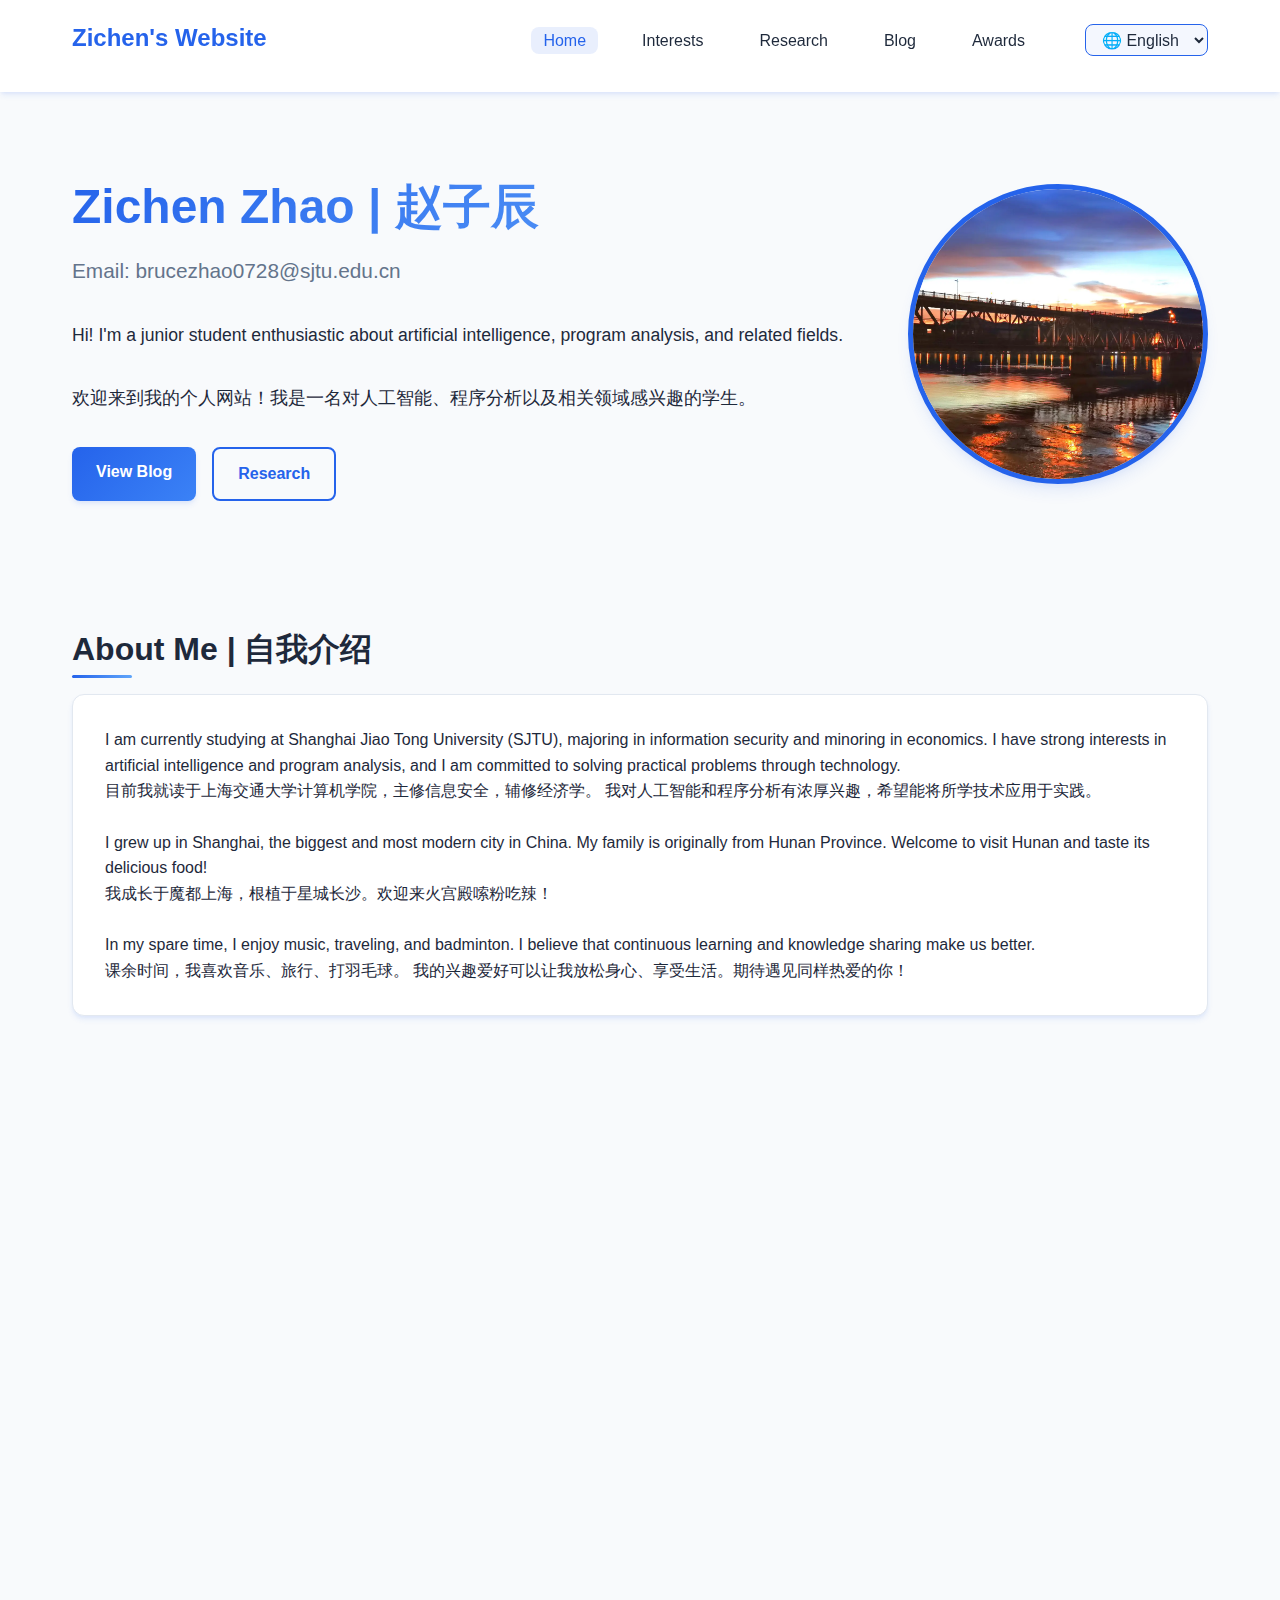
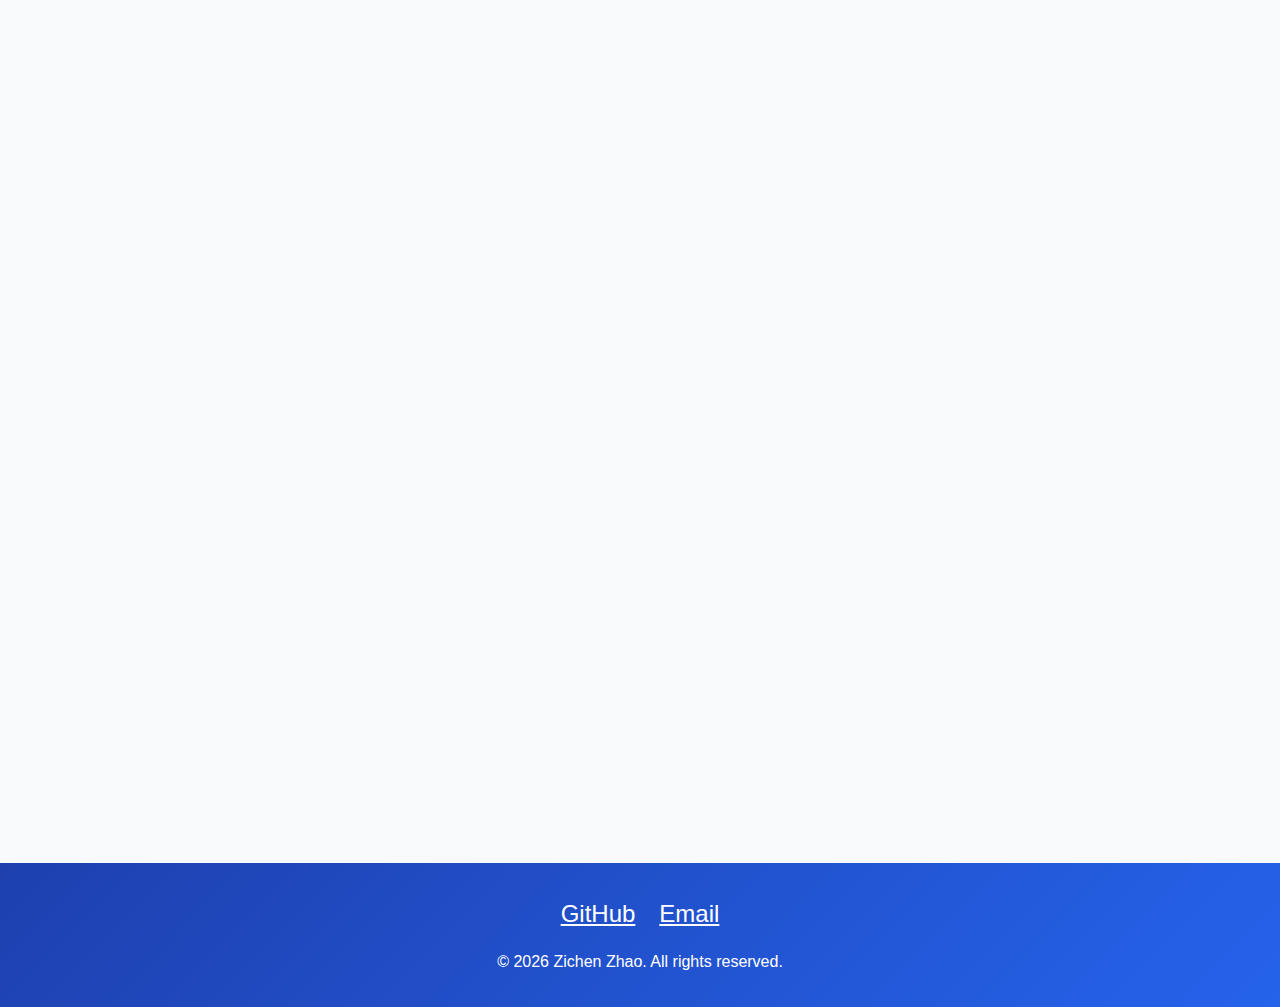
<file: index.html>
<!DOCTYPE html>
<html lang="en">
<head>
    <meta charset="UTF-8">
    <meta name="viewport" content="width=device-width, initial-scale=1.0, maximum-scale=5.0, user-scalable=yes">
    <meta name="description" content="Personal Website - About me, Academic Experience, Blog">
    <title>Homepage - Zichen's Website</title>
    <link rel="icon" type="image/webp" href="img/index/avatar.webp">
    <link rel="stylesheet" href="css/style.css">
</head>
<body>
    <!-- 导航栏占位符 -->
    <div id="navbar-placeholder"></div>

    <!-- 主内容 -->
    <main class="main-content">
        <div class="container">
            <!-- Personal Introduction Section -->
            <section class="hero-section section">
                <div class="hero-content">
                    <h1 class="hero-title">Zichen Zhao | 赵子辰</h1>
                    <p class="hero-subtitle">Email: brucezhao0728@sjtu.edu.cn</p>
                    <p class="hero-description">
                        Hi! I'm a junior student enthusiastic about artificial intelligence, program analysis, and related fields.
                    </p>
                    <p class="hero-description">
                        欢迎来到我的个人网站！我是一名对人工智能、程序分析以及相关领域感兴趣的学生。
                    </p>
                    <div class="btn-group">
                        <a href="blog.html" class="btn btn-primary" id="btn-view-blog">View Blog</a>
                        <a href="research.html" class="btn btn-outline" id="btn-research">Research</a>
                    </div>
                </div>
                <div class="hero-avatar">
                    <!-- Replace with your avatar image -->
                    <img src="img/index/avatar.webp" alt="Profile Avatar" class="avatar-img">
                </div>
            </section>

            <!-- About Me -->
            <section class="section">
                <h2>About Me | 自我介绍</h2>
                <div class="card">
                    <p>
                        I am currently studying at Shanghai Jiao Tong University (SJTU), majoring in information security and minoring in economics.
                        I have strong interests in artificial intelligence and program analysis, and I am committed to solving practical problems through technology.
                    </p>
                    <p>
                        目前我就读于上海交通大学计算机学院，主修信息安全，辅修经济学。
                        我对人工智能和程序分析有浓厚兴趣，希望能将所学技术应用于实践。
                    </p>
                    <br>
                    <p>
                        I grew up in Shanghai, the biggest and most modern city in China. 
                        My family is originally from Hunan Province. Welcome to visit Hunan and taste its delicious food!
                    </p>
                    <p>
                        我成长于魔都上海，根植于星城长沙。欢迎来火宫殿嗦粉吃辣！
                    </p>
                    <br>
                    <p>
                        In my spare time, I enjoy music, traveling, and badminton.
                        I believe that continuous learning and knowledge sharing make us better.
                    </p>
                    <p>
                        课余时间，我喜欢音乐、旅行、打羽毛球。
                        我的兴趣爱好可以让我放松身心、享受生活。期待遇见同样热爱的你！
                    </p>
                </div>
            </section>

            <!-- Education Background -->
            <section class="section">
                <h2>Education | 教育经历</h2>
                <div class="timeline">
                    <div class="timeline-item">
                        <div class="timeline-content">
                            <h3 class="timeline-title">Shanghai Jiao Tong University | 上海交通大学</h3>
                            <p class="timeline-date">09/2023 - 06/2027 (Expected)</p>
                            <p>Information Security - Bachelor of Engineering</p>
                            <p>信息安全 - 工学学士</p>
                            <p>Main Courses: Design & Analysis of Algorithms, Data Structures, Compiler Principles, Discrete Mathematics, etc.</p>
                            <p>主修课程：算法设计与分析，数据结构，编译原理，离散数学</p>
                        </div>
                    </div>
                    <!-- <div class="timeline-item">
                        <div class="timeline-content">
                            <h3 class="timeline-title">[High School Name]</h3>
                            <p class="timeline-date">09/2017 - 06/2020</p>
                            <p>Science Stream</p>
                        </div>
                    </div> -->
                </div>
            </section>

            <!-- Skills & Specialties -->
            <section class="section">
                <h2>Skills & Specialties | 专业技能</h2>
                <div class="card-grid">
                    <div class="card">
                        <h3>PLs | 编程语言</h3>
                        <!-- <h3>💻 Programming Languages</h3> -->
                        <!-- <h3>编程语言</h3> -->
                        <p>Python, C, C++, LLVM IR</p>
                    </div>
                    <div class="card">
                        <h3>Tools | 常用软件</h3>
                        <p>Git, VS Code, Docker, IDA Pro</p>
                    </div>
                    <div class="card">
                        <h3>Research Interests | 研究兴趣</h3>
                        <p>Artificial Intelligence | 人工智能</p>
                        <p>Program Analysis | 程序分析</p>
                        <p>Compilation | 编译原理</p>
                    </div>
                    <!-- <div class="card">
                        <h3>Web Development</h3>
                        <p>HTML, CSS, JavaScript, React, Node.js</p>
                    </div> -->
                </div>
            </section>

            <!-- Recent Updates -->
            <section class="section">
                <h2>Recent Updates | 近期更新</h2>
                <div id="updates-container"></div>
            </section>
        </div>
    </main>

    <!-- 页脚占位符 -->
    <div id="footer-placeholder"></div>

    <script src="js/language.js"></script>
    <script src="js/updates.js"></script>
    <script src="js/components.js"></script>
    <script src="js/main.js"></script>
    <script>
        // Update home page button text based on language
        function updateHomePageLanguage() {
            const btnViewBlog = document.getElementById('btn-view-blog');
            const btnResearch = document.getElementById('btn-research');
            
            if (btnViewBlog) {
                btnViewBlog.textContent = translateHome('viewBlog');
            }
            if (btnResearch) {
                btnResearch.textContent = translateHome('research');
            }
        }
        
        // Initialize language on page load
        window.addEventListener('DOMContentLoaded', updateHomePageLanguage);
        
        // Update when language changes
        window.addEventListener('languageChanged', updateHomePageLanguage);
    </script>
</body>
</html>
</file>
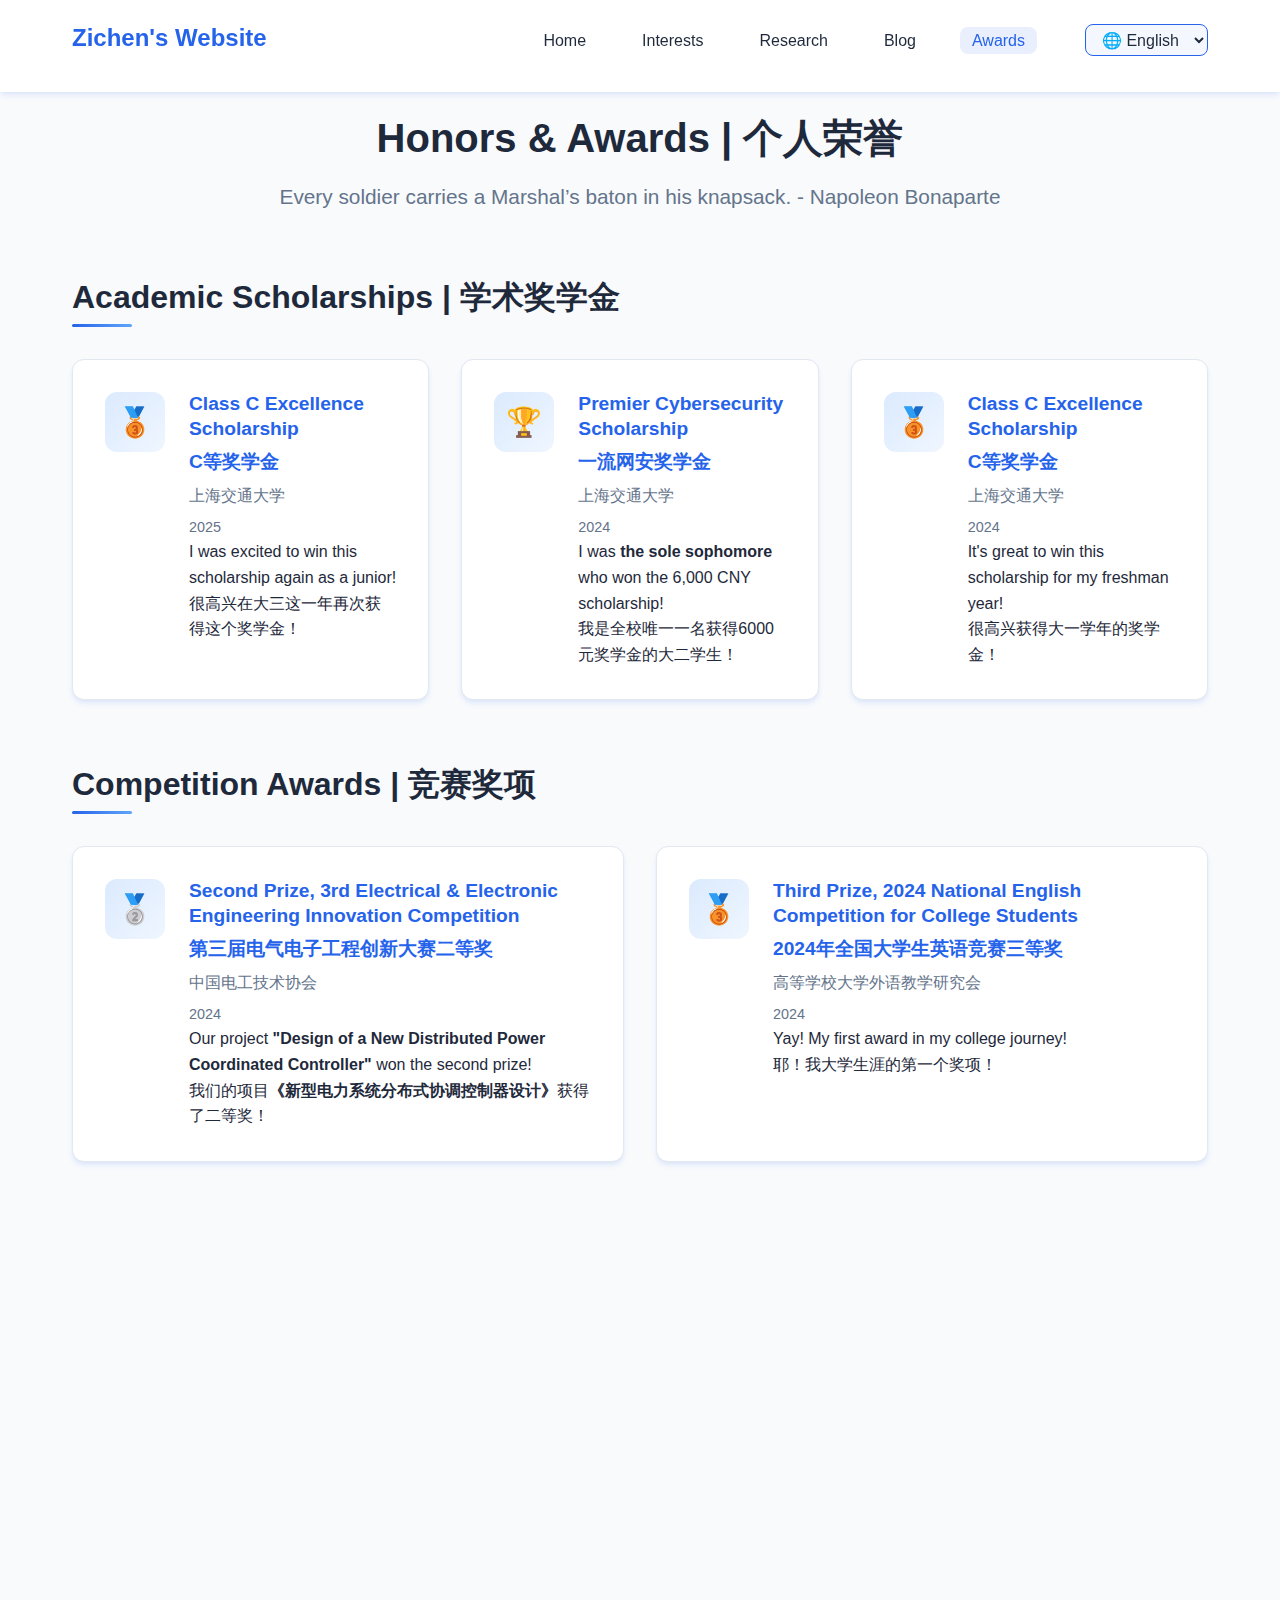
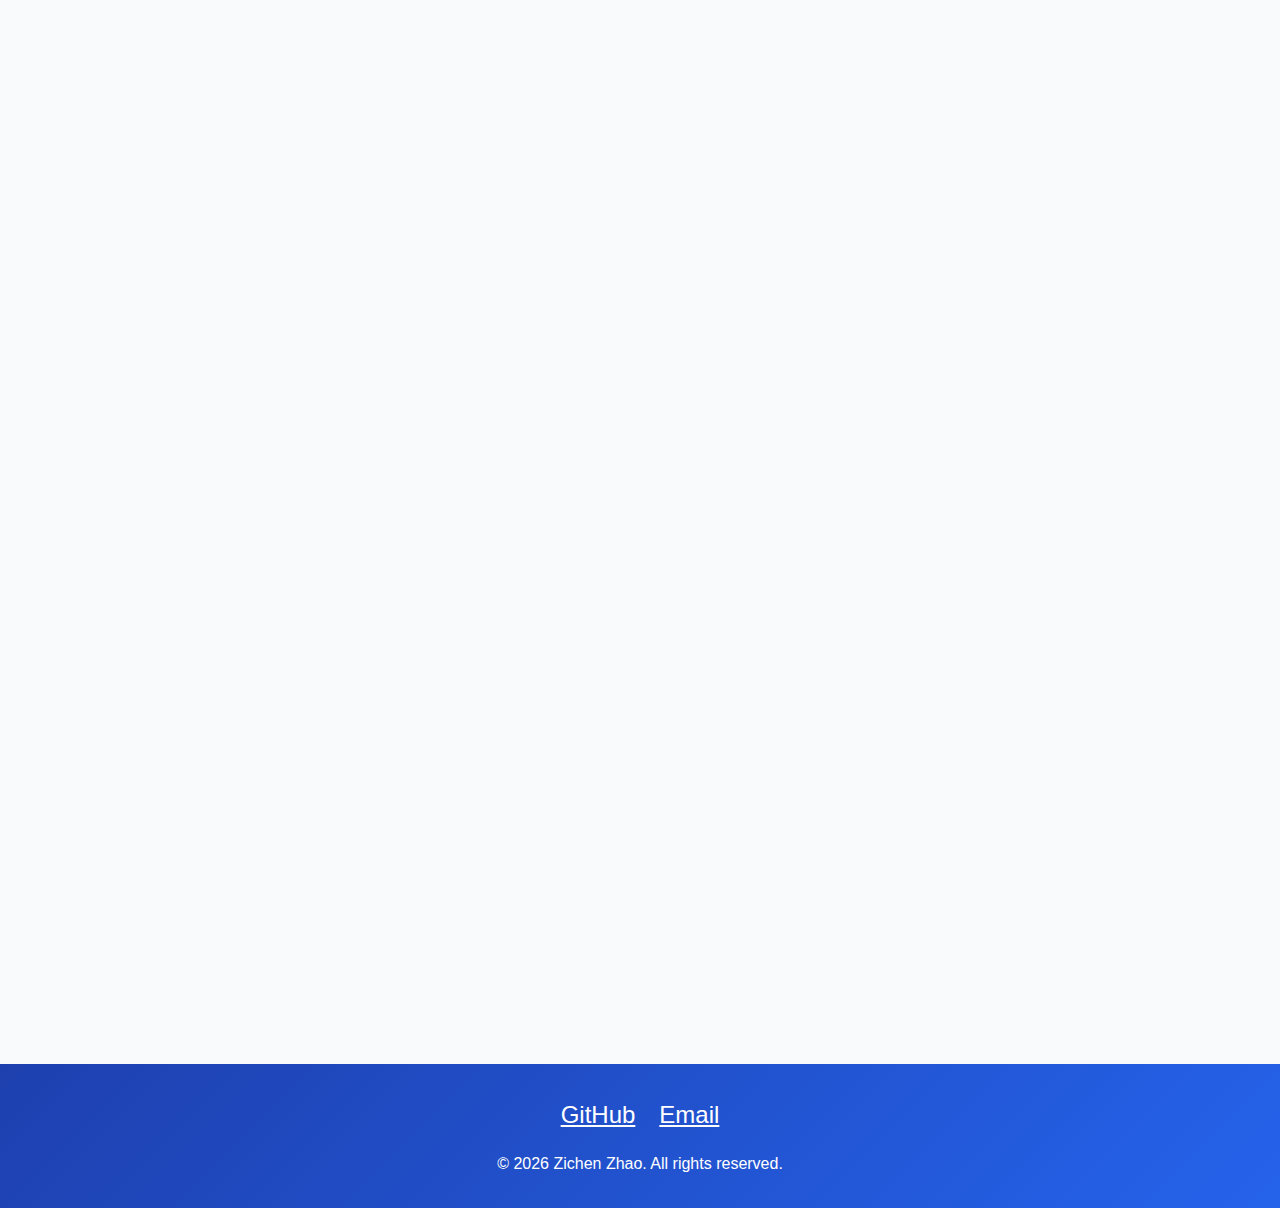
<file: awards.html>
<!DOCTYPE html>
<html lang="en">
<head>
    <meta charset="UTF-8">
    <meta name="viewport" content="width=device-width, initial-scale=1.0, maximum-scale=5.0, user-scalable=yes">
    <meta name="description" content="My Honors and Awards">
    <title>Awards - Zichen's Website</title>
    <link rel="icon" type="image/webp" href="img/index/avatar.webp">
    <link rel="stylesheet" href="css/style.css">
</head>
<body>
    <!-- 导航栏占位符 -->
    <div id="navbar-placeholder"></div>

    <!-- 主内容 -->
    <main class="main-content">
        <div class="container">
            <section class="section">
                <h1 class="text-center">Honors & Awards | 个人荣誉</h1>
                <p class="text-center hero-subtitle">Every soldier carries a Marshal’s baton in his knapsack. - Napoleon Bonaparte</p>
            </section>

            <!-- Academic Scholarships -->
            <section class="section">
                <h2>Academic Scholarships | 学术奖学金</h2>
                <div class="card-grid">
                    <div class="card award-card">
                        <div class="award-icon">🥉</div>
                        <div class="award-content">
                            <h3 class="award-title">Class C Excellence Scholarship</h3>
                            <h3 class="award-title">C等奖学金</h3>
                            <p class="award-org">上海交通大学</p>
                            <p class="award-date">2025</p>
                            <p>
                                I was excited to win this scholarship again as a junior!<br>
                                很高兴在大三这一年再次获得这个奖学金！
                            </p>
                        </div>
                    </div>

                    <div class="card award-card">
                        <div class="award-icon">🏆</div>
                        <div class="award-content">
                            <h3 class="award-title">Premier Cybersecurity Scholarship</h3>
                            <h3 class="award-title">一流网安奖学金</h3>
                            <p class="award-org">上海交通大学</p>
                            <p class="award-date">2024</p>
                            <p>
                                I was <b>the sole sophomore</b> who won the 6,000 CNY scholarship!<br>
                                我是全校唯一一名获得6000元奖学金的大二学生！
                            </p>
                        </div>
                    </div>

                    <div class="card award-card">
                        <div class="award-icon">🥉</div>
                        <div class="award-content">
                            <h3 class="award-title">Class C Excellence Scholarship</h3>
                            <h3 class="award-title">C等奖学金</h3>
                            <p class="award-org">上海交通大学</p>
                            <p class="award-date">2024</p>
                            <p>
                                It's great to win this scholarship for my freshman year!<br>
                                很高兴获得大一学年的奖学金！
                            </p>
                        </div>
                    </div>
                </div>
            </section>

            <!-- Competition Awards -->
            <section class="section">
                <h2>Competition Awards | 竞赛奖项</h2>
                <div class="card-grid">
                    <div class="card award-card">
                        <div class="award-icon">🥈</div>
                        <div class="award-content">
                            <h3 class="award-title">Second Prize, 3rd Electrical & Electronic Engineering Innovation Competition</h3>
                            <h3 class="award-title">第三届电气电子工程创新大赛二等奖</h3>
                            <p class="award-org">中国电工技术协会</p>
                            <p class="award-date">2024</p>
                            <p>
                                Our project <b>"Design of a New Distributed Power Coordinated Controller"</b> won the second prize!<br>
                                我们的项目<b>《新型电力系统分布式协调控制器设计》</b>获得了二等奖！
                            </p>
                        </div>
                    </div>

                    <div class="card award-card">
                        <div class="award-icon">🥉</div>
                        <div class="award-content">
                            <h3 class="award-title">Third Prize, 2024 National English Competition for College Students</h3>
                            <h3 class="award-title">2024年全国大学生英语竞赛三等奖</h3>
                            <p class="award-org">高等学校大学外语教学研究会</p>
                            <p class="award-date">2024</p>
                            <p>
                                Yay! My first award in my college journey!<br>
                                耶！我大学生涯的第一个奖项！
                            </p>
                        </div>
                    </div>
                </div>
            </section>

            <!-- Honors & Titles -->
            <section class="section">
                <h2>Honors & Titles | 荣誉称号</h2>
                <div class="card-grid">
                    <div class="card award-card">
                        <div class="award-icon">⭐</div>
                        <div class="award-content">
                            <h3 class="award-title">SJTU Merit Student<br>上海交通大学三好学生</h3>
                            <p class="award-org">上海交通大学</p>
                            <p class="award-date">2025</p>
                            <p>
                                I was honored to be recognized as a merit student for my outstanding performance and contributions in my sophomore year!<br>
                                很荣幸在大二这一年因表现优异和贡献突出被评为三好学生！
                        </div>
                    </div>

                    <div class="card award-card">
                        <div class="award-icon">👨‍🎓</div>
                        <div class="award-content">
                            <h3 class="award-title">Shanghai Merit Student<br>上海市三好学生</h3>
                            <p class="award-org">上海市教育委员会</p>
                            <p class="award-date">2022</p>
                            <p>
                                I was recognized for my exemplary performance and contributions as a merit student in senior high school!<br>
                                很荣幸在高中阶段得到大家的认可，成为上海市三好学生！
                            </p>
                        </div>
                    </div>
                </div>
            </section>

            <!-- Other Achievements -->
            <section class="section">
                <h2>Other Achievements | 其他成就</h2>
                <div class="timeline">
                    <div class="timeline-item">
                        <div class="timeline-content">
                            <h3 class="timeline-title">🏸 Champion, Shanghai Nanhui Senior High School Badminton Team Championship</h3>
                            <h4 class="timeline-subtitle">上海南汇中学“汇羽杯”羽毛球团体赛冠军</h4>
                            <p class="timeline-date">2022</p>
                            <p>
                                I played men's doubles in the matches, and my partner and I won the final decisive match together, contributing to our team's victory!<br>
                                我在比赛中打男双，和搭档一起赢下了决赛的决胜局，最终赢得了全校冠军！
                            </p>
                        </div>
                    </div>

                    <div class="timeline-item">
                        <div class="timeline-content">
                            <h3 class="timeline-title">🤖 Runner Up, MATE China Regional ROV Competition</h3>
                            <h4 class="timeline-subtitle">MATE中国区水下机器人竞赛亚军</h4>
                            <p class="timeline-date">2021</p>
                            <p>
                                Represented Shanghai Nanhui Senior High School and led the team to won the runner up.<br>
                                很开心能代表上海南汇中学带领水下机器人团队获得全国亚军！
                            </p>
                        </div>
                    </div>
                </div>
            </section>

            <!-- Certificates & Qualifications -->
            <section class="section">
                <h2>Certificates & Qualifications | 证书与资格</h2>
                <div class="card">
                    <ul>
                        <li>English Level 6 Certificate (CET-6) - 612 points<br>大学英语六级证书 - 612分</li>
                    </ul>
                </div>
            </section>

            <!-- Awards Statement -->
            <!-- <section class="section">
                <h2>Awards Statement | 奖项声明</h2>
                <div class="card">
                    <blockquote>
                        These honors and awards are affirmations of my past efforts, but more importantly, they serve as motivation for the future.
                        I am well aware that honors only represent the past, and there is a long road ahead.
                        I will continue to maintain a humble and progressive attitude, keep learning and improving,
                        and strive to achieve greater goals.
                    </blockquote>
                </div> -->
            </section>
        </div>
    </main>

    <!-- 页脚占位符 -->
    <div id="footer-placeholder"></div>

    <script src="js/language.js"></script>
    <script src="js/components.js"></script>
    <script src="js/main.js"></script>
</body>
</html>
</file>
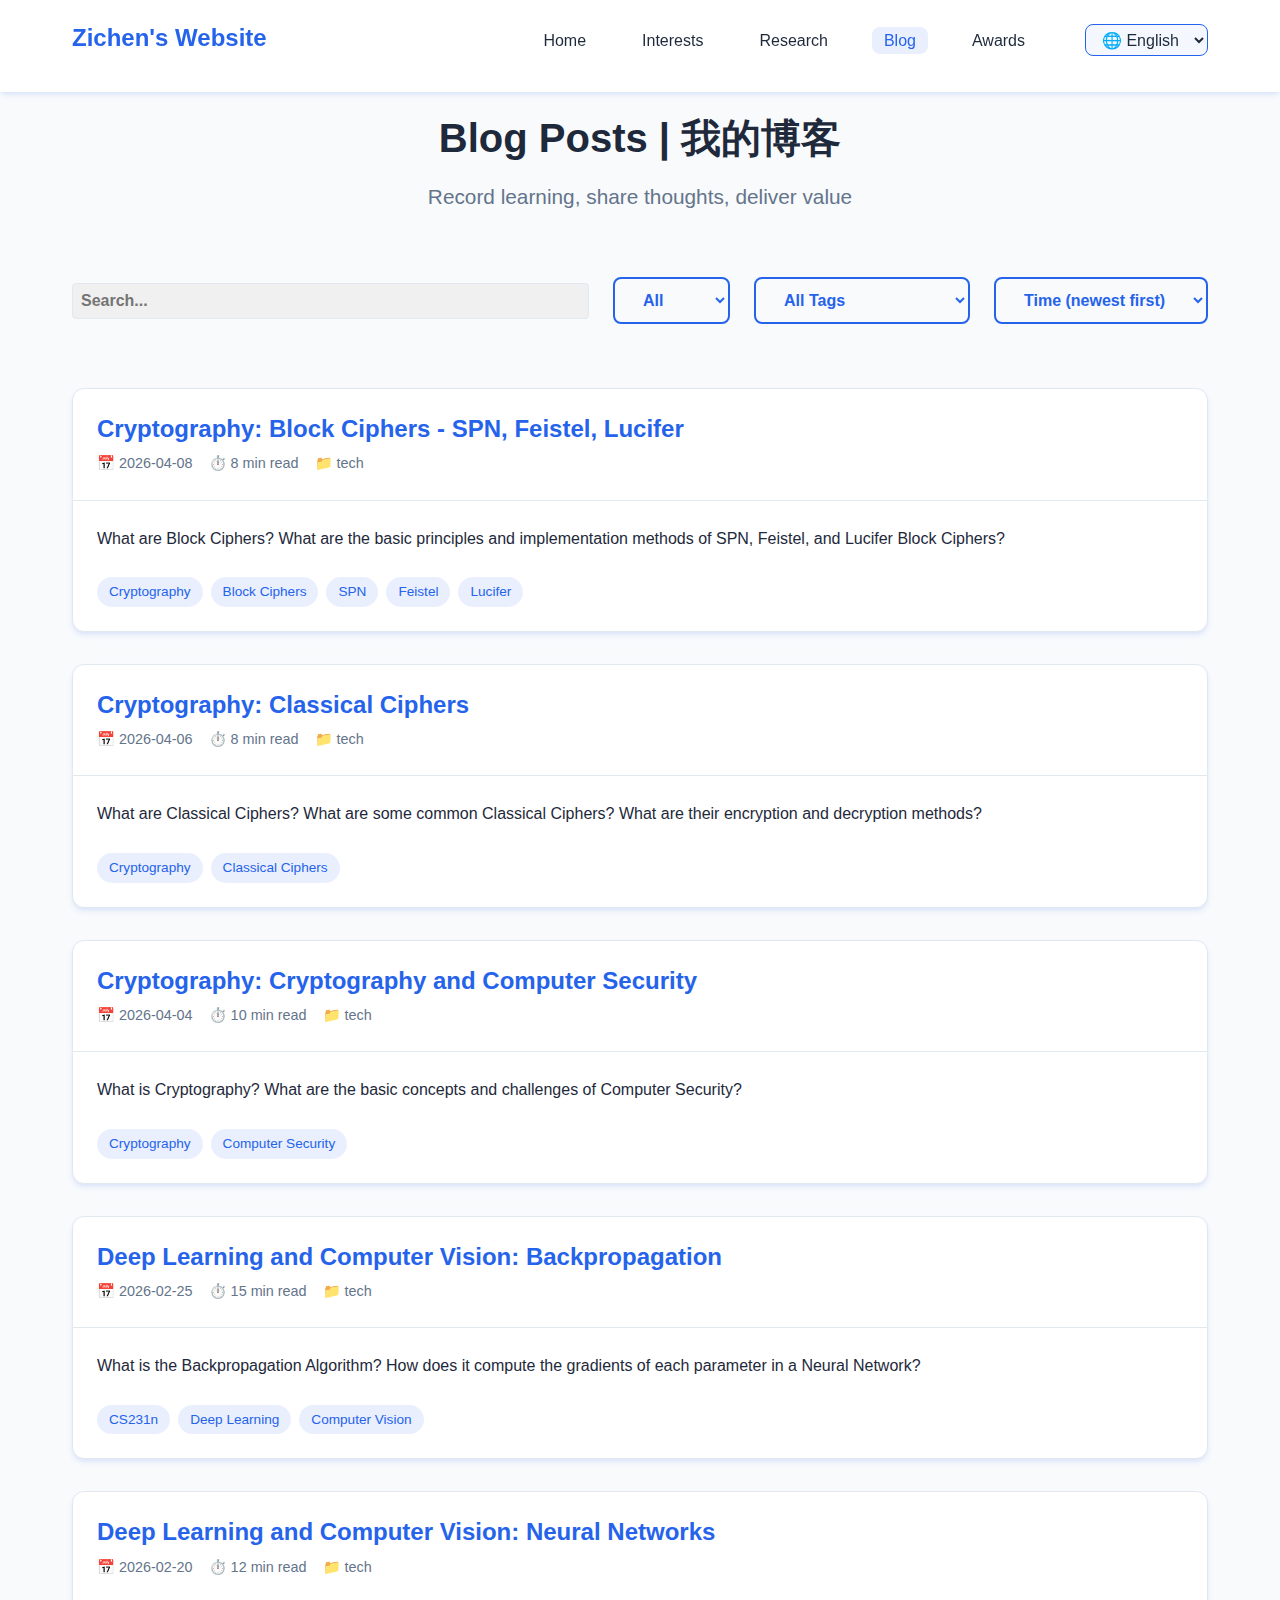
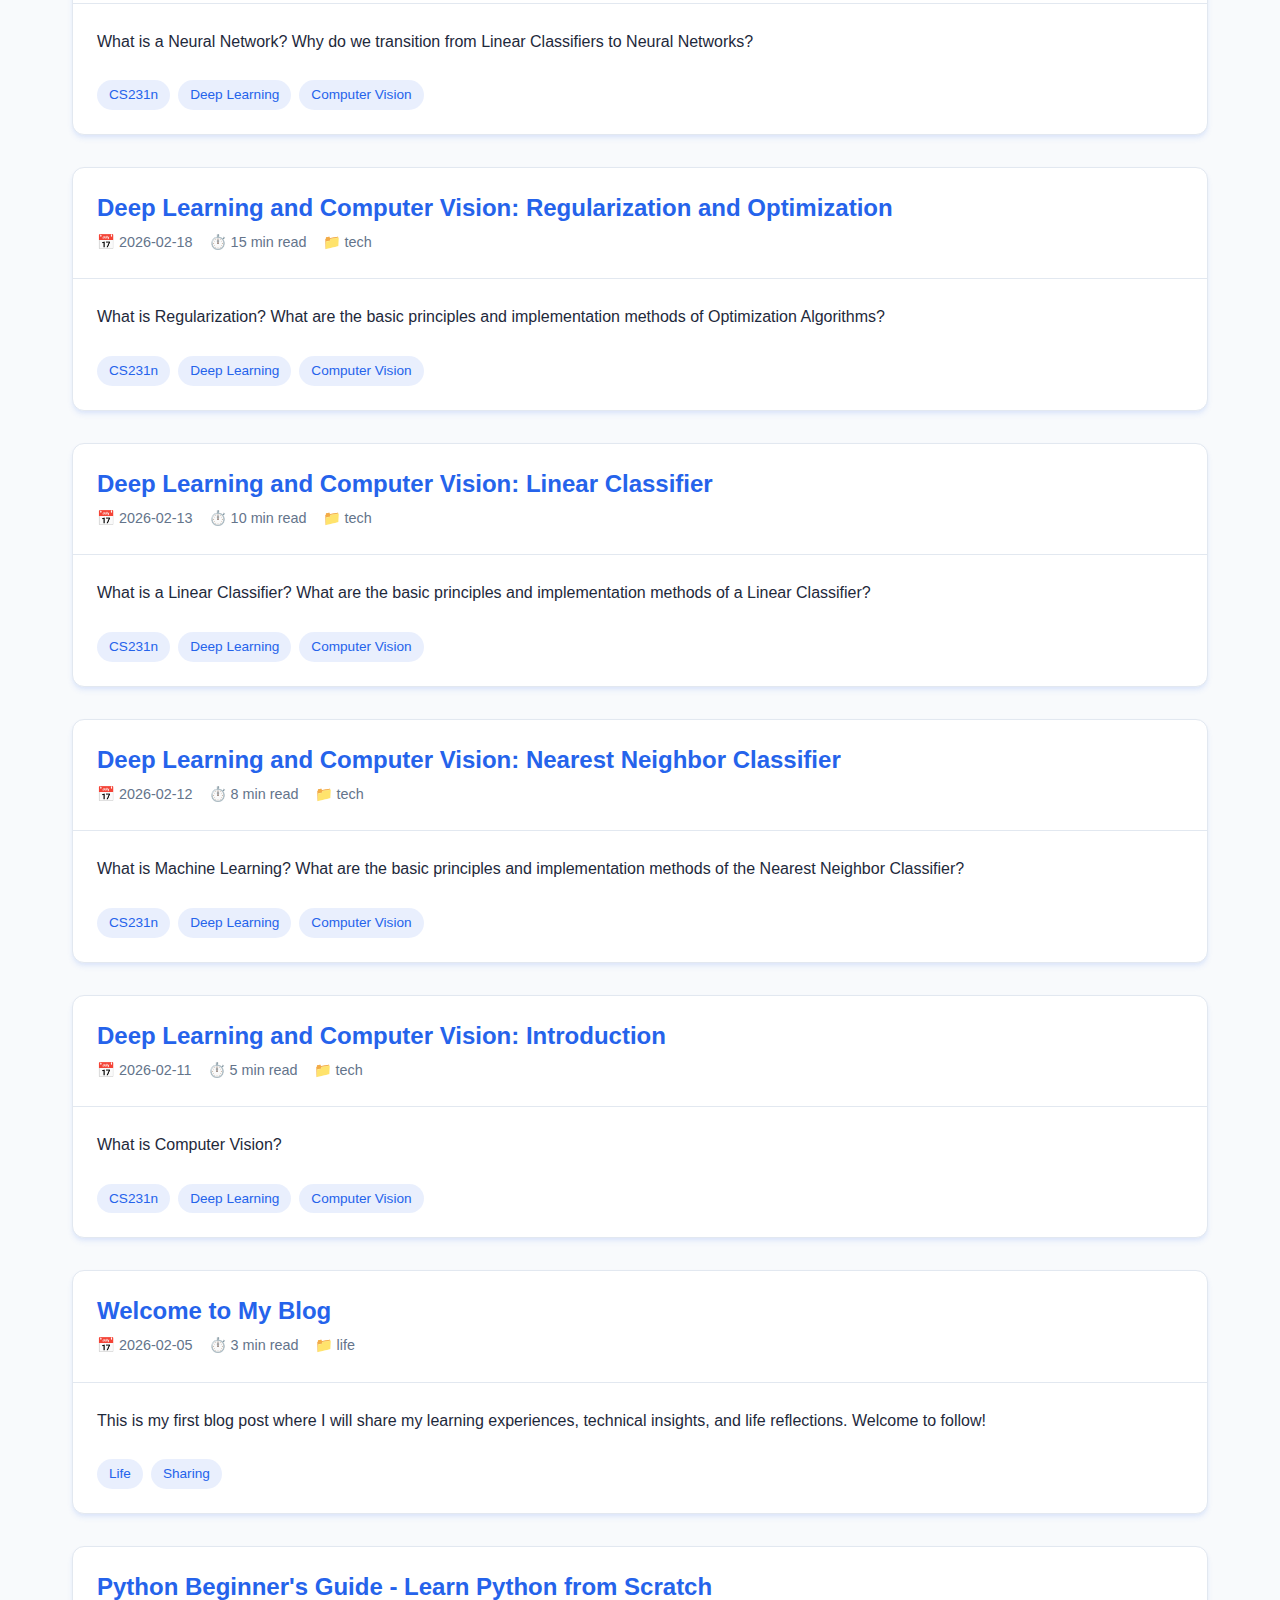
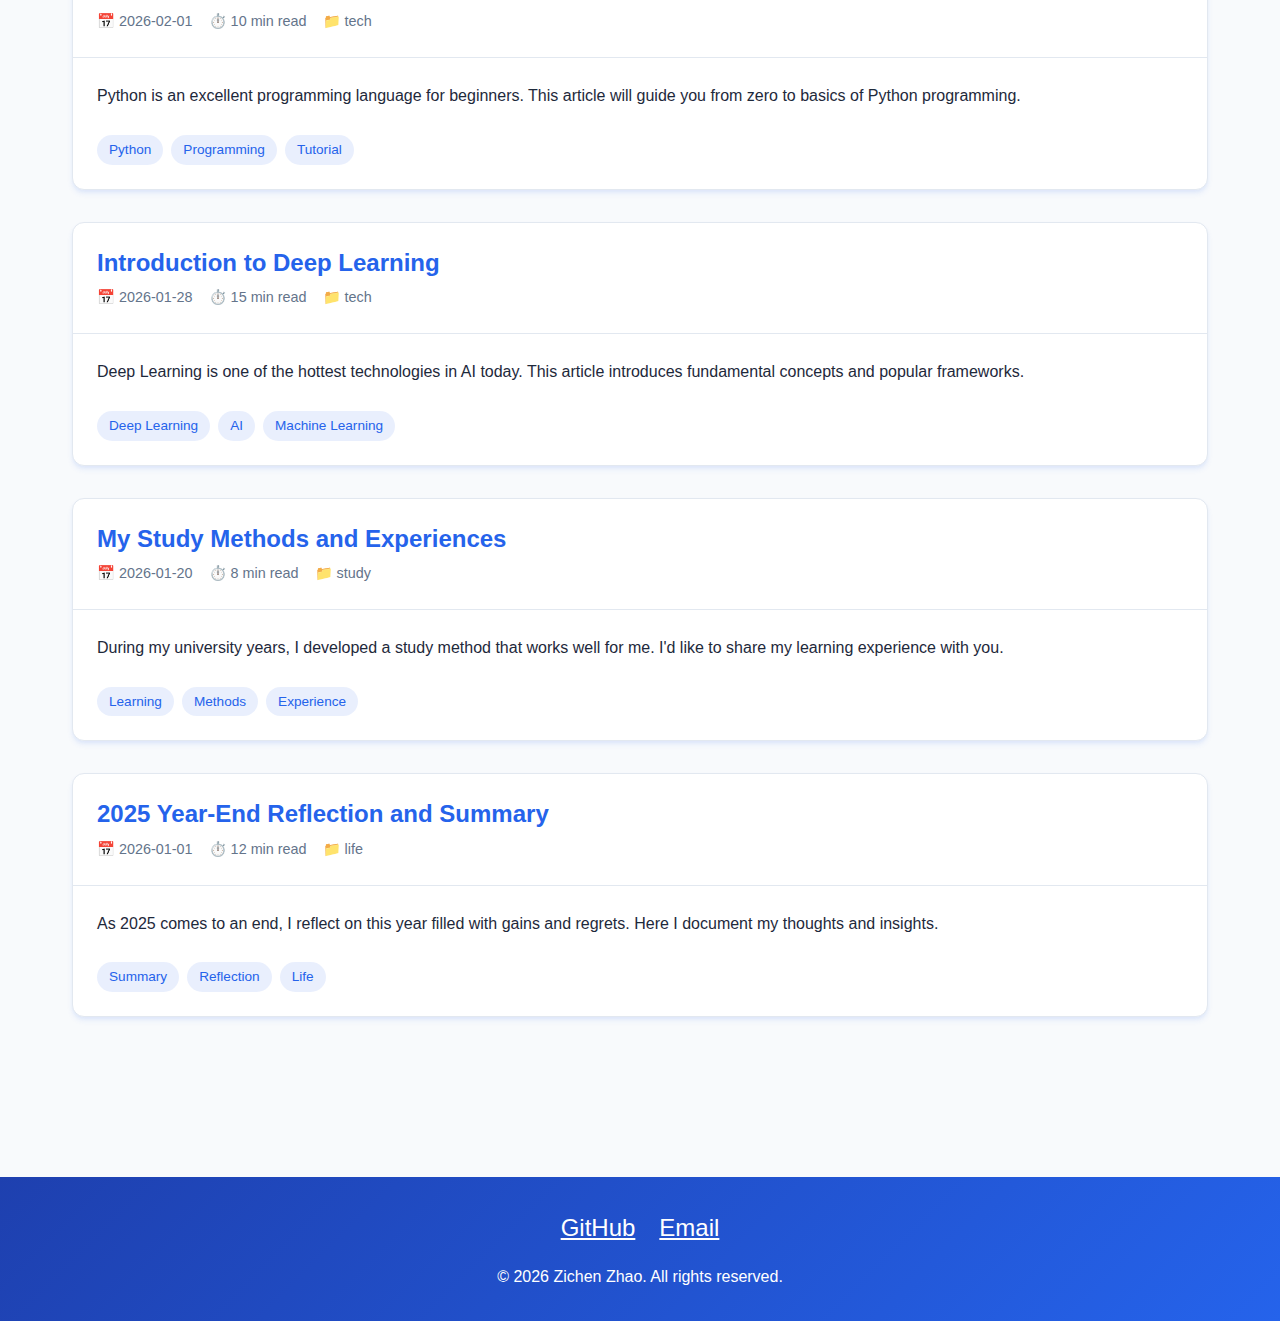
<file: blog.html>
<!DOCTYPE html>
<html lang="en">
<head>
    <meta charset="UTF-8">
    <meta name="viewport" content="width=device-width, initial-scale=1.0, maximum-scale=5.0, user-scalable=yes">
    <meta name="description" content="My Blog Posts">
    <title>Blog - Zichen's Website</title>
    <link rel="icon" type="image/webp" href="img/index/avatar.webp">
    <link rel="stylesheet" href="css/style.css">
    <style>
        /* Blog filters responsive layout */
        #blog-filters-container {
            display: flex;
            flex-wrap: wrap;
            gap: 1rem;
            justify-content: center;
            align-items: center;
        }

        .filter-group {
            display: flex;
            align-items: center;
            gap: 0.5rem;
        }

        .filter-group select,
        .filter-group input,
        .filter-group button {
            cursor: pointer;
        }

        /* Large screens: search on left, others on right */
        @media (min-width: 1200px) {
            #blog-filters-container {
                gap: 1.5rem;
            }
            
            .search-group {
                order: 1;
                flex: 1;
                min-width: 300px;
            }

            .filter-group:not(.search-group):not(.clear-group) {
                order: 2;
                flex-shrink: 0;
            }

            .clear-group {
                display: none;
            }
        }

        /* Medium screens: search on first row, others on second */
        @media (min-width: 768px) and (max-width: 1199px) {
            #blog-filters-container {
                gap: 1rem;
            }

            .search-group {
                flex-basis: 100%;
                order: 1;
            }

            .filter-group:not(.search-group):not(.clear-group) {
                flex-basis: calc(33.33% - 0.67rem);
                order: 2;
            }

            .clear-group {
                display: none;
            }
        }

        /* Small screens: search, clear, then dropdowns */
        @media (max-width: 767px) {
            #blog-filters-container {
                gap: 0.6rem;
            }

            .search-group {
                flex-basis: 100%;
                order: 1;
            }

            .clear-group {
                flex-basis: 100%;
                order: 2;
                justify-content: center;
            }

            .filter-group:not(.search-group):not(.clear-group) {
                flex-basis: calc(33.33% - 0.4rem);
                order: 3;
            }

            .filter-group select {
                width: 100%;
            }

            #search-input {
                width: 100% !important;
            }
        }
    </style>
</head>
<body>
    <!-- 导航栏占位符 -->
    <div id="navbar-placeholder"></div>

    <!-- 主内容 -->
    <main class="main-content">
        <div class="container">
            <section class="section">
                <h1 class="text-center" id="page-title">Blog Posts | 我的博客</h1>
                <p class="text-center hero-subtitle" id="page-subtitle">Record learning, share thoughts, deliver value</p>
            </section>

            <!-- Blog Categories, Tags, Search and Sort -->
            <section class="section">
                <div id="blog-filters-container">
                    <!-- Search Box -->
                    <div class="filter-group search-group">
                        <input type="text" id="search-input" class="btn btn-outline" style="flex: 1; padding: 0.5rem; background: var(--input-bg, #f0f0f0); border: 1px solid var(--border-color, #ddd); border-radius: 4px;" placeholder="Search..." title="Search by title or content" onkeyup="performSearch()">
                    </div>

                    <!-- Category Dropdown -->
                    <div class="filter-group">
                        <select id="category-select" class="btn btn-outline" title="Category" onchange="filterByCategory()">
                            <option value="all" id="opt-cat-all">All</option>
                            <option value="tech" id="opt-cat-tech">Tech</option>
                            <option value="life" id="opt-cat-life">Life</option>
                            <option value="study" id="opt-cat-study">Study</option>
                        </select>
                    </div>

                    <!-- Tags Filter -->
                    <div class="filter-group">
                        <select id="tags-select" class="btn btn-outline" title="Tags" onchange="filterByTags()">
                            <option value="" id="opt-all-tags" selected>All Tags</option>
                        </select>
                    </div>

                    <!-- Sort Dropdown -->
                    <div class="filter-group">
                        <select id="blog-sort" class="btn btn-outline" title="Sort" onchange="applySort()">
                            <option value="date-desc" id="opt-date-desc">Time (newest first)</option>
                            <option value="date-asc" id="opt-date-asc">Time (oldest first)</option>
                            <option value="zh-asc" id="opt-zh-asc">Chinese title (A-Z)</option>
                            <option value="zh-desc" id="opt-zh-desc">Chinese title (Z-A)</option>
                            <option value="en-asc" id="opt-en-asc">English title (A-Z)</option>
                            <option value="en-desc" id="opt-en-desc">English title (Z-A)</option>
                        </select>
                    </div>

                    <!-- Clear Search Button -->
                    <div class="filter-group clear-group">
                        <button class="btn btn-outline" id="clear-search-btn" style="padding: 0.5rem 1rem;" onclick="clearSearch()">Clear</button>
                    </div>
                </div>
            </section>

            <!-- Blog List -->
            <section class="section">
                <div id="blog-list" class="blog-list">
                    <!-- Blogs will be loaded dynamically via JavaScript -->
                    <div class="text-center">
                        <div class="loading"></div>
                        <p id="loading-text">Loading blog posts...</p>
                    </div>
                </div>
            </section>
        </div>
    </main>

    <!-- 页脚占位符 -->
    <div id="footer-placeholder"></div>

    <script src="js/language.js"></script>
    <script src="js/components.js"></script>
    <script src="js/main.js"></script>
    <script>
        // Blog filtering functionality
        let allBlogs = [];
        let activeCategory = 'all';
        let activeSort = 'date-desc';
        let activeTag = '';
        let searchQuery = '';

        function getBlogText(value) {
            return getLocalizedText(value);
        }

        function getBlogTitleBoth(value) {
            return getLocalizedBlogTitle(value);
        }

        // 获取所有唯一标签
        function getAllUniqueTags() {
            const tagsSet = new Set();
            allBlogs.forEach(blog => {
                if (blog.tags && Array.isArray(blog.tags)) {
                    blog.tags.forEach(tag => tagsSet.add(tag));
                }
            });
            return Array.from(tagsSet).sort();
        }

        // 初始化标签选择框
        function initializeTagsSelect() {
            const tagsSelect = document.getElementById('tags-select');
            const allTags = getAllUniqueTags();
            
            // 清空现有选项（保留"All Tags"）
            const allTagsOption = tagsSelect.querySelector('[id="opt-all-tags"]');
            tagsSelect.innerHTML = '';
            tagsSelect.appendChild(allTagsOption);
            
            // 添加所有标签
            allTags.forEach(tag => {
                const option = document.createElement('option');
                option.value = tag;
                option.textContent = tag;
                tagsSelect.appendChild(option);
            });
        }
        
        function updateBlogPageLanguage() {
            // Update category options
            document.getElementById('opt-cat-all').textContent = translateBlog('catAll');
            document.getElementById('opt-cat-tech').textContent = translateBlog('catTech');
            document.getElementById('opt-cat-life').textContent = translateBlog('catLife');
            document.getElementById('opt-cat-study').textContent = translateBlog('catStudy');
            
            // Update tags label
            document.getElementById('opt-all-tags').textContent = translateBlog('allTags');
            
            // Update search label and placeholder
            document.getElementById('search-input').placeholder = translateBlog('searchPlaceholder');
            document.getElementById('clear-search-btn').textContent = translateBlog('clearSearch');
            
            // Update sort options
            document.getElementById('opt-date-desc').textContent = translateBlog('sortTime');
            document.getElementById('opt-date-asc').textContent = translateBlog('sortTimeOld');
            document.getElementById('opt-zh-asc').textContent = translateBlog('sortZhAsc');
            document.getElementById('opt-zh-desc').textContent = translateBlog('sortZhDesc');
            document.getElementById('opt-en-asc').textContent = translateBlog('sortEnAsc');
            document.getElementById('opt-en-desc').textContent = translateBlog('sortEnDesc');
            
            // Update loading text
            document.getElementById('loading-text').textContent = translateBlog('loading');
        }
        
        async function initBlogList() {
            updateBlogPageLanguage();
            allBlogs = await loadBlogList();
            initializeTagsSelect();
            applySort();
            
            // 监听语言变化
            window.addEventListener('languageChanged', () => {
                updateBlogPageLanguage();
                applySort();
            });
        }
        
        function displayBlogs(blogs) {
            const blogListContainer = document.getElementById('blog-list');
            
            if (blogs.length === 0) {
                blogListContainer.innerHTML = `<div class="text-center"><p>${translateBlog('noBlogs')}</p></div>`;
                return;
            }
            
            blogListContainer.innerHTML = blogs.map(blog => {
                const title = getBlogTitleBoth(blog.title);
                const excerpt = getBlogText(blog.excerpt);
                const readTime = getBlogText(blog.readTime) || '5 min read';
                return `
                <div class="blog-card" onclick="location.href='blog-detail.html?id=${blog.id}'">
                    <div class="blog-header">
                        <h3 class="blog-title">${title}</h3>
                        <div class="blog-meta">
                            <span>📅 ${blog.date}</span>
                            <span>⏱️ ${readTime}</span>
                            ${blog.category ? `<span>📁 ${blog.category}</span>` : ''}
                        </div>
                    </div>
                    <div class="blog-excerpt">
                        ${excerpt}
                    </div>
                    ${blog.tags ? `
                        <div class="blog-tags">
                            ${blog.tags.map(tag => `<span class="tag">${tag}</span>`).join('')}
                        </div>
                    ` : ''}
                </div>
            `;
            }).join('');
        }

        function applySort() {
            const sortSelect = document.getElementById('blog-sort');
            if (sortSelect) {
                activeSort = sortSelect.value;
            }

            const filtered = getFilteredAndSearchedBlogs();
            const sorted = sortBlogs(filtered, activeSort);
            displayBlogs(sorted);
        }

        function getFilteredAndSearchedBlogs() {
            let filtered = allBlogs;

            // 按类别过滤
            if (activeCategory !== 'all') {
                filtered = filtered.filter(blog =>
                    blog.category === activeCategory
                );
            }

            // 按标签过滤
            if (activeTag) {
                filtered = filtered.filter(blog =>
                    blog.tags && blog.tags.includes(activeTag)
                );
            }

            // 按搜索词过滤
            if (searchQuery.trim()) {
                const query = searchQuery.toLowerCase();
                filtered = filtered.filter(blog => {
                    const titleText = (blog.title && typeof blog.title === 'object' 
                        ? `${blog.title.en || ''} ${blog.title.zh || ''}` 
                        : String(blog.title)).toLowerCase();
                    const excerptText = (blog.excerpt && typeof blog.excerpt === 'object'
                        ? `${blog.excerpt.en || ''} ${blog.excerpt.zh || ''}`
                        : String(blog.excerpt)).toLowerCase();
                    return titleText.includes(query) || excerptText.includes(query);
                });
            }

            return filtered;
        }

        function sortBlogs(blogs, sortKey) {
            const [field, direction] = sortKey.split('-');
            const multiplier = direction === 'desc' ? -1 : 1;
            const dateValue = value => new Date(value).getTime() || 0;
            const currentLang = getCurrentLanguage();

            return [...blogs].sort((a, b) => {
                if (field === 'date') {
                    return (dateValue(a.date) - dateValue(b.date)) * multiplier;
                }
                if (field === 'zh') {
                    const aText = (a.title && a.title.zh) ? a.title.zh : '';
                    const bText = (b.title && b.title.zh) ? b.title.zh : '';
                    return aText.localeCompare(bText, 'zh-Hans-CN') * multiplier;
                }
                if (field === 'en') {
                    const aText = (a.title && a.title.en) ? a.title.en : '';
                    const bText = (b.title && b.title.en) ? b.title.en : '';
                    return aText.localeCompare(bText, 'en') * multiplier;
                }
                return 0;
            });
        }
        
        function filterByCategory() {
            const categorySelect = document.getElementById('category-select');
            activeCategory = categorySelect.value;
            applySort();
        }

        function filterByTags() {
            const tagsSelect = document.getElementById('tags-select');
            activeTag = tagsSelect.value;
            applySort();
        }

        function performSearch() {
            const searchInput = document.getElementById('search-input');
            searchQuery = searchInput.value;
            applySort();
        }

        function clearSearch() {
            document.getElementById('search-input').value = '';
            searchQuery = '';
            applySort();
        }
        
        // 页面加载时初始化
        window.addEventListener('DOMContentLoaded', initBlogList);
    </script>
</body>
</html>
</file>
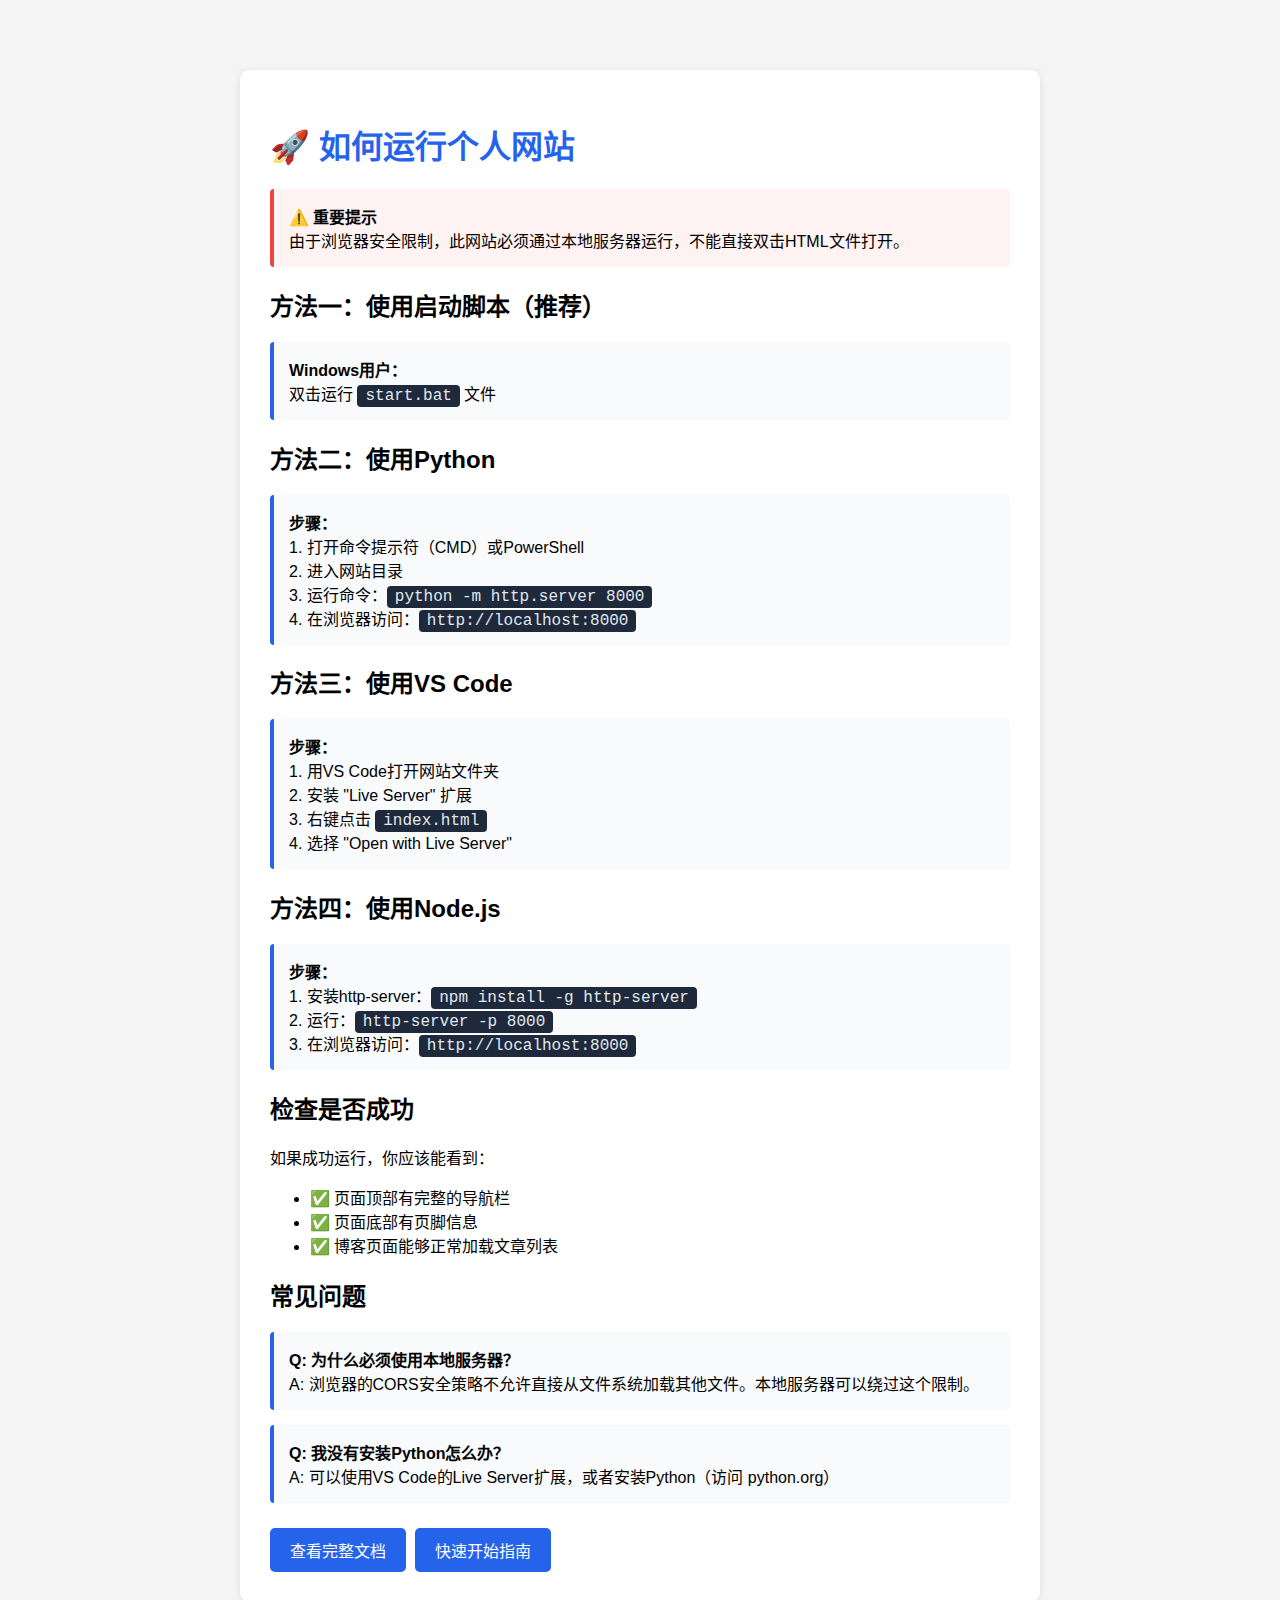
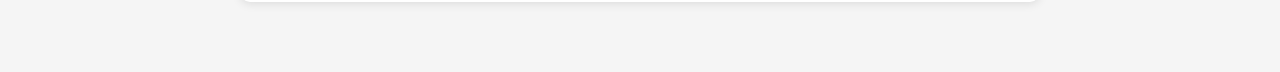
<file: HOW-TO-RUN.html>
<!DOCTYPE html>
<html lang="zh-CN">
<head>
    <meta charset="UTF-8">
    <meta name="viewport" content="width=device-width, initial-scale=1.0">
    <title>启动说明</title>
    <style>
        body {
            font-family: -apple-system, BlinkMacSystemFont, 'Segoe UI', sans-serif;
            max-width: 800px;
            margin: 50px auto;
            padding: 20px;
            background: #f5f5f5;
        }
        .card {
            background: white;
            padding: 30px;
            border-radius: 10px;
            box-shadow: 0 2px 10px rgba(0,0,0,0.1);
        }
        h1 {
            color: #2563eb;
        }
        .method {
            background: #f8fafc;
            padding: 15px;
            margin: 15px 0;
            border-left: 4px solid #2563eb;
            border-radius: 4px;
        }
        code {
            background: #1e293b;
            color: #e2e8f0;
            padding: 2px 8px;
            border-radius: 4px;
            font-family: 'Courier New', monospace;
        }
        .warning {
            background: #fef2f2;
            border-left: 4px solid #ef4444;
            padding: 15px;
            margin: 15px 0;
            border-radius: 4px;
        }
        .button {
            display: inline-block;
            background: #2563eb;
            color: white;
            padding: 10px 20px;
            text-decoration: none;
            border-radius: 5px;
            margin: 10px 5px 0 0;
        }
        .button:hover {
            background: #1e40af;
        }
    </style>
</head>
<body>
    <div class="card">
        <h1>🚀 如何运行个人网站</h1>
        
        <div class="warning">
            <strong>⚠️ 重要提示</strong><br>
            由于浏览器安全限制，此网站必须通过本地服务器运行，不能直接双击HTML文件打开。
        </div>

        <h2>方法一：使用启动脚本（推荐）</h2>
        <div class="method">
            <strong>Windows用户：</strong><br>
            双击运行 <code>start.bat</code> 文件
        </div>

        <h2>方法二：使用Python</h2>
        <div class="method">
            <strong>步骤：</strong><br>
            1. 打开命令提示符（CMD）或PowerShell<br>
            2. 进入网站目录<br>
            3. 运行命令：<code>python -m http.server 8000</code><br>
            4. 在浏览器访问：<code>http://localhost:8000</code>
        </div>

        <h2>方法三：使用VS Code</h2>
        <div class="method">
            <strong>步骤：</strong><br>
            1. 用VS Code打开网站文件夹<br>
            2. 安装 "Live Server" 扩展<br>
            3. 右键点击 <code>index.html</code><br>
            4. 选择 "Open with Live Server"
        </div>

        <h2>方法四：使用Node.js</h2>
        <div class="method">
            <strong>步骤：</strong><br>
            1. 安装http-server：<code>npm install -g http-server</code><br>
            2. 运行：<code>http-server -p 8000</code><br>
            3. 在浏览器访问：<code>http://localhost:8000</code>
        </div>

        <h2>检查是否成功</h2>
        <p>如果成功运行，你应该能看到：</p>
        <ul>
            <li>✅ 页面顶部有完整的导航栏</li>
            <li>✅ 页面底部有页脚信息</li>
            <li>✅ 博客页面能够正常加载文章列表</li>
        </ul>

        <h2>常见问题</h2>
        <div class="method">
            <strong>Q: 为什么必须使用本地服务器？</strong><br>
            A: 浏览器的CORS安全策略不允许直接从文件系统加载其他文件。本地服务器可以绕过这个限制。
        </div>

        <div class="method">
            <strong>Q: 我没有安装Python怎么办？</strong><br>
            A: 可以使用VS Code的Live Server扩展，或者安装Python（访问 python.org）
        </div>

        <a href="README.md" class="button">查看完整文档</a>
        <a href="QUICKSTART.md" class="button">快速开始指南</a>
    </div>

    <script>
        // 如果在本地服务器环境下，自动跳转到主页
        if (window.location.protocol === 'http:' || window.location.protocol === 'https:') {
            setTimeout(() => {
                const goHome = confirm('检测到你正在使用服务器运行，是否跳转到主页？');
                if (goHome) {
                    window.location.href = 'index.html';
                }
            }, 2000);
        }
    </script>
</body>
</html>
</file>
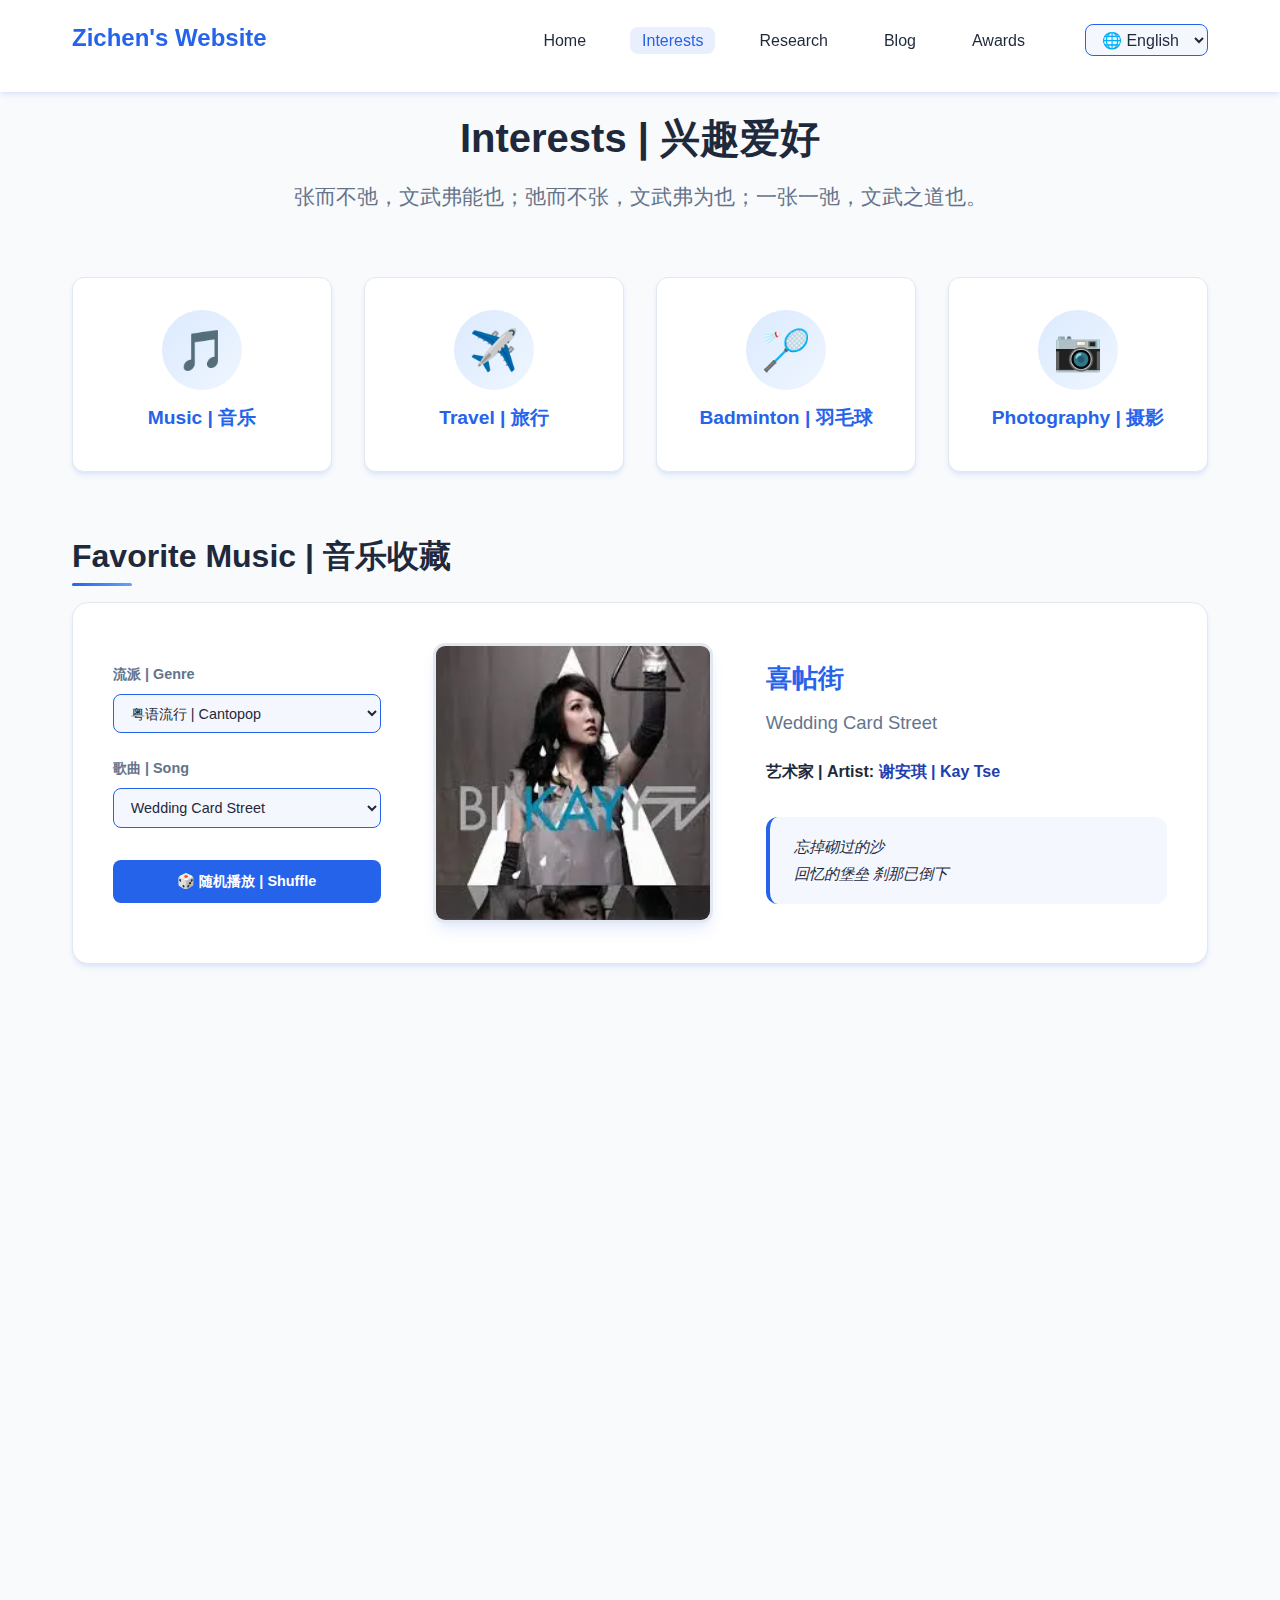
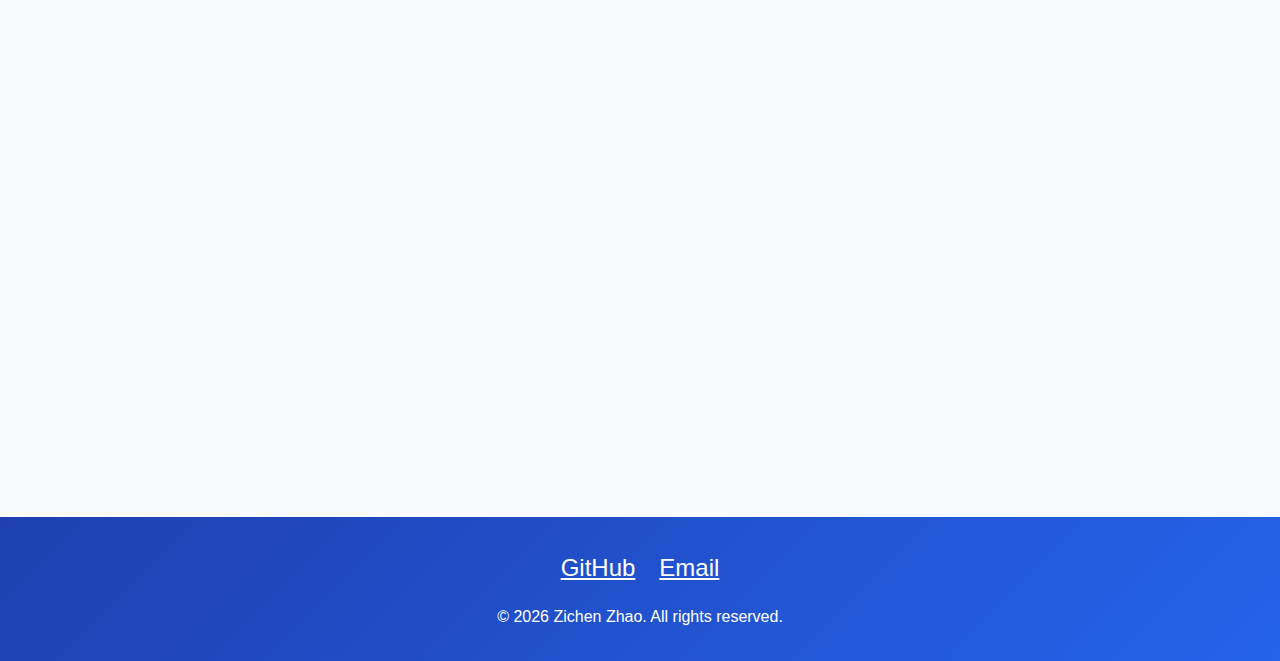
<file: interests.html>
<!DOCTYPE html>
<html lang="en">
<head>
    <meta charset="UTF-8">
    <meta name="viewport" content="width=device-width, initial-scale=1.0, maximum-scale=5.0, user-scalable=yes">
    <meta name="description" content="My Interests and Hobbies">
    <title>Interests - Zichen's Website</title>
    <link rel="icon" type="image/webp" href="img/index/avatar.webp">
    <link rel="stylesheet" href="css/style.css">
</head>
<body>
    <!-- 导航栏占位符 -->
    <div id="navbar-placeholder"></div>

    <!-- 主内容 -->
    <main class="main-content">
        <div class="container">
            <section class="section">
                <h1 class="text-center">Interests | 兴趣爱好</h1>
                <p class="text-center hero-subtitle">
                    张而不弛，文武弗能也；弛而不张，文武弗为也；一张一弛，文武之道也。
                </p>
            </section>

            <!-- Interest Cards -->
            <section class="section">
                <div class="interest-grid">                    
                    <div class="card interest-card">
                        <div class="interest-icon">🎵</div>
                        <h3 class="interest-title">Music | 音乐</h3>
                        <!-- <p>Music is the seasoning of life. I enjoy listening to various music styles and occasionally play the piano.</p>
                        <p>音乐是我生活中不可缺少的一部分，我喜欢许多音乐流派，也在闲暇时间练习钢琴。</p> -->
                    </div>
                    
                    <div class="card interest-card">
                        <div class="interest-icon">✈️</div>
                        <h3 class="interest-title">Travel | 旅行</h3>
                        <!-- <p>Love exploring different cities and cultures. Travel broadens horizons and allows me to experience different lifestyles.</p>
                        <p>千里之行，始于足下。旅行可以拓宽视野，为我构建一个更加立体的世界。</p> -->
                    </div>
                    
                    <div class="card interest-card">
                        <div class="interest-icon">🏸</div>
                        <h3 class="interest-title">Badminton | 羽毛球</h3>
                        <!-- <p>Maintain regular exercise habits. Badminton is my favourite sports activity. A healthy body is the foundation of everything.</p> -->
                    </div>
                    
                    <div class="card interest-card">
                        <div class="interest-icon">📷</div>
                        <h3 class="interest-title">Photography | 摄影</h3>
                        <!-- <p>Use the lens to capture beautiful moments in life. Photography teaches me to observe the world from different perspectives.</p> -->
                    </div>
                </div>
            </section>

            <!-- Favorite Books -->
            <!-- <section class="section">
                <h2>Favorite Books</h2>
                <div class="card-grid">
                    <div class="card">
                        <h3>Technical Books</h3>
                        <ul>
                            <li>Deep Learning - Ian Goodfellow</li>
                            <li>Introduction to Algorithms - Thomas H. Cormen</li>
                            <li>Code Complete - Steve McConnell</li>
                        </ul>
                    </div>
                    <div class="card">
                        <h3>Literature</h3>
                        <ul>
                            <li>One Hundred Years of Solitude - Gabriel García Márquez</li>
                            <li>1984 - George Orwell</li>
                            <li>To Live - Yu Hua</li>
                        </ul>
                    </div>
                </div>
            </section> -->

            <!-- Music Taste -->
            <!-- <section class="section">
                <h2>Music Taste | 音乐品味</h2>
                <div class="card">
                    <p>
                        I enjoy various music styles, including classical music and pop music.
                        Music is not just entertainment for me, but also emotional expression and spiritual comfort.
                    </p>
                    <p>
                        我喜欢各种音乐风格，包括古典音乐和流行音乐。
                        音乐对我来说不仅是娱乐，更是情感的表达和心灵的慰藉。
                    </p>
                    <div class="btn-group mt-2">
                        <span class="tag">Classical Music</span>
                        <span class="tag">Pop Music</span>
                        <span class="tag">Mandopop</span>
                        <span class="tag">Cantopop</span>
                    </div>
                </div>
            </section> -->

            <!-- Favorite Albums -->
            <section class="section">
                <h2>Favorite Music | 音乐收藏</h2>
                <div class="music-player-container">
                    <!-- 左侧：选择区域 -->
                    <div class="music-controls">
                        <div class="control-group">
                            <label for="genre-select">流派 | Genre</label>
                            <select id="genre-select" class="music-select">
                                <option value="all">全部 | All</option>
                                <option value="classical">古典音乐 | Classical</option>
                                <option value="mandopop">国语流行 | Mandopop</option>
                                <option value="cantopop">粤语流行 | Cantopop</option>
                            </select>
                        </div>
                        <div class="control-group">
                            <label for="song-select">歌曲 | Song</label>
                            <select id="song-select" class="music-select">
                                <!-- 动态填充 -->
                            </select>
                        </div>
                        <button id="random-btn" class="random-button">
                            🎲 随机播放 | Shuffle
                        </button>
                    </div>

                    <!-- 中间：专辑封面 -->
                    <div class="music-cover">
                        <img id="album-cover" src="img/interests/music/mayday_poetry_of_the_day_after.webp" alt="Album cover">
                    </div>

                    <!-- 右侧：歌曲信息 -->
                    <div class="music-info">
                        <h3 id="song-title-cn">突然好想你</h3>
                        <h4 id="song-title-en">Suddenly Missing You So Bad</h4>
                        <p class="music-artist">
                            <strong>艺术家 | Artist:</strong>
                            <span id="artist-name">五月天 | Mayday</span>
                        </p>
                        <div class="music-lyrics">
                            <p id="lyrics-text">
                                最怕空气突然安静<br>
                                最怕朋友突然的关心<br>
                                最怕回忆突然翻滚绞痛着不平息<br>
                                最怕突然听到你的消息
                            </p>
                        </div>
                    </div>
                </div>
            </section>

            <!-- Travel Memories -->
            <section class="section">
                <h2>Travel Memories | 旅行足迹</h2>
                <div class="timeline">
                    <div class="timeline-item">
                        <div class="timeline-content">
                            <h3 class="timeline-title">⛰️ Gannan | 甘南</h3>
                            <p class="timeline-date">Summer 2025 | 2025年夏</p>
                            <p>Explored the beautiful landscapes of Gannan, including the Labrang Monastery and Zoige Wetland.</p>
                            <p>探索了甘南的美丽风景，包括拉卜楞寺和若尔盖花湖。</p>
                            <!-- Travel Photos -->
                            <div class="timeline-photos">
                                <img src="img/interests/travel/gannan_1.webp" alt="Gannan photo 1" class="travel-photo">
                                <img src="img/interests/travel/gannan_2.webp" alt="Gannan photo 2" class="travel-photo">
                                <img src="img/interests/travel/gannan_3.webp" alt="Gannan photo 3" class="travel-photo">
                                <img src="img/interests/travel/gannan_4.webp" alt="Gannan photo 4" class="travel-photo">
                            </div>
                        </div>
                    </div>

                    <div class="timeline-item">
                        <div class="timeline-content">
                            <h3 class="timeline-title">⛩️ Nagoya | 名古屋</h3>
                            <p class="timeline-date">Autumn 2024 | 2024年秋</p>
                            <p>This is my second trip to Japan. I enjoyed seeing the Shinkansen trains in the SC Maglev & Railway Park, and Wagyu beef tasted amazing!</p>
                            <p>这是我第二次去日本了。这次在磁浮铁道馆看到了新干线列车，还品尝了美味的和牛！</p>
                            <!-- Travel Photos -->
                            <div class="timeline-photos">
                                <!-- <img src="img/interests/travel/nagoya_1.webp" alt="Nagoya photo 1" class="travel-photo"> -->
                                <img src="img/interests/travel/nagoya_2.webp" alt="Nagoya photo 2" class="travel-photo">
                                <img src="img/interests/travel/nagoya_3.webp" alt="Nagoya photo 3" class="travel-photo">
                                <img src="img/interests/travel/nagoya_4.webp" alt="Nagoya photo 4" class="travel-photo">
                            </div>
                        </div>
                    </div>

                    <div class="timeline-item">
                        <div class="timeline-content">
                            <h3 class="timeline-title">🏜️ Qinghai & Gansu | 青海与甘肃</h3>
                            <p class="timeline-date">Summer 2024 | 2024年夏</p>
                            <p>Traveled through Qinghai and Gansu, visiting Qinghai Lake, Kumbum Monastery, Zhangye Danxia, and the Mogao Grottoes.</p>
                            <p>闻过青海湖畔的油菜花，摸过塔尔寺的转经筒，走过七彩丹霞的绚烂，赏过莫高窟的壁画。长河落日圆，大漠孤烟直。</p>
                            <!-- Travel Photos -->
                            <div class="timeline-photos">
                                <img src="img/interests/travel/qinggan_1.webp" alt="Qinghai & Gansu photo 1" class="travel-photo">
                                <img src="img/interests/travel/qinggan_3.webp" alt="Qinghai & Gansu photo 2" class="travel-photo">
                                <img src="img/interests/travel/qinggan_6.webp" alt="Qinghai & Gansu photo 3" class="travel-photo">
                            </div>  
                        </div>
                    </div>

                    <div class="timeline-item">
                        <div class="timeline-content">
                            <h3 class="timeline-title">🏙️ Guangzhou | 广州</h3>
                            <p class="timeline-date">Summer 2023 | 2023年夏</p>
                            <p>Visited Guangzhou for the first time, exploring the Canton Tower, Shamian Island, Sacred Heart Cathedral, and enjoying delicious Cantonese cuisine!</p>
                            <p>广州初探：打卡广州塔，邂逅沙面，礼赞圣心大教堂。当然，必不可少的还有那口灵魂烧腩仔。真系正嘢！</p>
                            <!-- Travel Photos -->
                            <div class="timeline-photos">
                                <img src="img/interests/travel/guangzhou_1.webp" alt="Guangzhou photo 1" class="travel-photo">
                                <img src="img/interests/travel/guangzhou_2.webp" alt="Guangzhou photo 2" class="travel-photo">
                                <img src="img/interests/travel/guangzhou_3.webp" alt="Guangzhou photo 3" class="travel-photo">
                                <img src="img/interests/travel/guangzhou_4.webp" alt="Guangzhou photo 4" class="travel-photo">
                            </div>
                        </div>
                    </div>

                    <div class="timeline-item">
                        <div class="timeline-content">
                            <h3 class="timeline-title">🏔️ Yunnan | 云南</h3>
                            <p class="timeline-date">Summer 2023 | 2023年夏</p>
                            <p>The ultimate graduation getaway! Exploring Yunnan with my besties: from the breezy Kunming to the colorful Lijiang, 
                                and finally conquering the Jade Dragon Snow Mountain. Best friends, best memories.</p>
                            <p>毕业盛夏，彩云之南。见证了春城的繁花、丽江的古韵与玉龙的孤傲。此行经年，长留心间。</p>
                            <!-- Travel Photos -->
                            <div class="timeline-photos">
                                <!-- <img src="img/interests/travel/yunnan_1.webp" alt="Yunnan photo 1" class="travel-photo"> -->
                                <img src="img/interests/travel/yunnan_2.webp" alt="Yunnan photo 2" class="travel-photo">
                                <img src="img/interests/travel/yunnan_3.webp" alt="Yunnan photo 3" class="travel-photo">
                                <img src="img/interests/travel/yunnan_4.webp" alt="Yunnan photo 4" class="travel-photo">
                                <img src="img/interests/travel/yunnan_5.webp" alt="Yunnan photo 5" class="travel-photo">
                            </div>
                        </div>
                </div>
            </section>

            <!-- Badminton Heroes -->
            <section class="section">
                <h2>Badminton Idols | 羽毛球偶像</h2>
                <!-- <p class="text-center" style="margin-bottom: 2rem; color: var(--text-light);">My favorite badminton players | 我喜欢的羽毛球运动员</p> -->
                <p class="text-center" style="margin-bottom: 2rem; color: var(--text-light);">
                    <!-- I admire many badminton players, but these three are my all-time favorites. They have not only achieved great success in their careers but also inspired me with their dedication and sportsmanship.<br> -->
                    If you are also a badminton fan, welcome to share your favorite players with me, and we can have a match together!
                    <br>
                    <!-- </p><p> -->
                    <!-- 我喜欢很多羽毛球运动员，但这三位是我最喜欢的。他们不仅在职业生涯中取得了巨大的成功，还以他们的奉献精神和体育精神激励了我。<br> -->
                    如果你也是羽毛球迷，欢迎和我分享你喜欢的运动员，我们可以一起切磋球技！
                </p>
                <div class="athletes-grid">
                    <div class="athlete-card">
                        <div class="athlete-image">
                            <img src="img/interests/badminton/zheng_huang.webp" alt="Zheng Siwei & Huang Yaqiong">
                        </div>
                        <div class="athlete-info">
                            <h3>郑思维 / 黄雅琼</h3>
                            <h4>Zheng Siwei / Huang Yaqiong</h4>
                            <p><strong>Category:</strong> Mixed Doubles | 混双</p>
                            <p><strong>Country:</strong> China</p>
                        </div>
                    </div>

                    <div class="athlete-card">
                        <div class="athlete-image">
                            <img src="img/interests/badminton/an_se_young.webp" alt="An Se Young">
                        </div>
                        <div class="athlete-info">
                            <h3>安洗莹</h3>
                            <h4>An Se Young</h4>
                            <p><strong>Category:</strong> Women's Singles | 女单</p>
                            <p><strong>Country:</strong> Korea</p>
                        </div>
                    </div>

                    <div class="athlete-card">
                        <div class="athlete-image">
                            <img src="img/interests/badminton/lee_chong_wei.webp" alt="Lee Chong Wei">
                        </div>
                        <div class="athlete-info">
                            <h3>李宗伟</h3>
                            <h4>Lee Chong Wei</h4>
                            <p><strong>Category:</strong> Men's Singles | 男单</p>
                            <p><strong>Country:</strong> Malaysia</p>
                        </div>
                    </div>
                </div>
            </section>

            <!-- Photo Gallery -->
            <section class="section">
                <h2>Photo Gallery | 照片墙</h2>
                <p class="text-center" style="margin-bottom: 2rem; color: var(--text-light);">Memory Moments | 记录生活中的美好瞬间</p>
                
                <div class="photo-gallery">
                        <div class="photo-item photo-item-1x1">
                        <img src="img/interests/gallery/guangzhou_guangxiao_temple.webp" alt="Guangzhou Guangxiao Temple">
                        <div class="photo-overlay">
                            <p>
                                Guangzhou Guangxiao Temple<br>
                                广州光孝寺
                            </p>
                        </div>
                    </div>
                    
                    <div class="photo-item photo-item-2x2">
                        <img src="img/interests/gallery/bwf_final_hangzhou.webp" alt="BWF Final Hangzhou">
                        <div class="photo-overlay">
                            <p>
                                2026 BWF Final Hangzhou<br>
                                2026年世界羽毛球锦标赛杭州总决赛
                            </p>
                        </div>
                    </div>
                    
                    <div class="photo-item photo-item-2x1">
                        <img src="img/interests/gallery/miriam_yeung_concert.webp" alt="Miriam Yeung Concert">
                        <div class="photo-overlay">
                            <p>
                                2023 Miriam Yeung Concert<br>
                                2023年杨千嬅演唱会
                            </p>
                        </div>
                    </div>
                    
                    <div class="photo-item photo-item-1x1">
                        <img src="img/interests/gallery/mayday_concert_1.webp" alt="Mayday Concert 1">
                        <div class="photo-overlay">
                            <p>
                                2026 Mayday Concert<br>
                                2026年五月天演唱会
                            </p>
                        </div>
                    </div>
                    
                    <div class="photo-item photo-item-1x1">
                        <img src="img/interests/gallery/huaniao_island.webp" alt="Huaniao Island">
                        <div class="photo-overlay">
                            <p>
                                Huaniao Island<br>
                                花鸟岛
                            </p>
                        </div>
                    </div>

                    <div class="photo-item photo-item-1x1">
                        <img src="img/interests/gallery/leifeng_square.webp" alt="Leifeng Square">
                        <div class="photo-overlay">
                            <p>
                                Guess where?<br>
                                猜猜这是哪儿？
                            </p>
                        </div>
                    </div>
                    
                    <div class="photo-item photo-item-2x1">
                        <img src="img/interests/gallery/sjtu.webp" alt="SJTU Campus">
                        <div class="photo-overlay">
                            <p>
                                SJTU Campus<br>
                                上海交通大学
                            </p>
                        </div>
                    </div>
                    
                    <div class="photo-item photo-item-2x1">
                        <img src="img/interests/gallery/qiantang_river_bridge.webp" alt="Qiantang River Bridge">
                        <div class="photo-overlay">
                            <p>
                                Qiantang River Bridge<br>
                                钱塘江大桥 🚂
                            </p>
                        </div>
                    </div>

                    <div class="photo-item photo-item-1x1">
                        <img src="img/interests/gallery/yuja_wang_concert.webp" alt="Yuja Wang Concert">
                        <div class="photo-overlay">
                            <p>
                                Yuja Wang Concert🎵<br>
                                王羽佳音乐会 🎹
                            </p>
                        </div>
                    </div>
                </div>
            </section>

            <!-- Life Philosophy -->
            <section class="section">
                <h2>Life Philosophy | 生活态度</h2>
                <div class="card">
                    <blockquote>
                        仰望星空，脚踏实地。<br>
                        Dare to dream. Live the dream.<br>
                        <br>
                        生活就像海洋，只有意志坚强的人才能到达彼岸。<br>
                        This is an apple. I like apples. Apples are good for our health.<br>
                        <br>
                        <i>PS: Can you get the inside joke? : )</i>
                    </blockquote>
                </div>
            </section>
        </div>
    </main>

    <!-- 页脚占位符 -->
    <div id="footer-placeholder"></div>

    <script src="js/language.js"></script>
    <script src="js/components.js"></script>
    <script src="js/main.js"></script>
    <script src="js/music-player.js"></script>
</body>
</html>
</file>
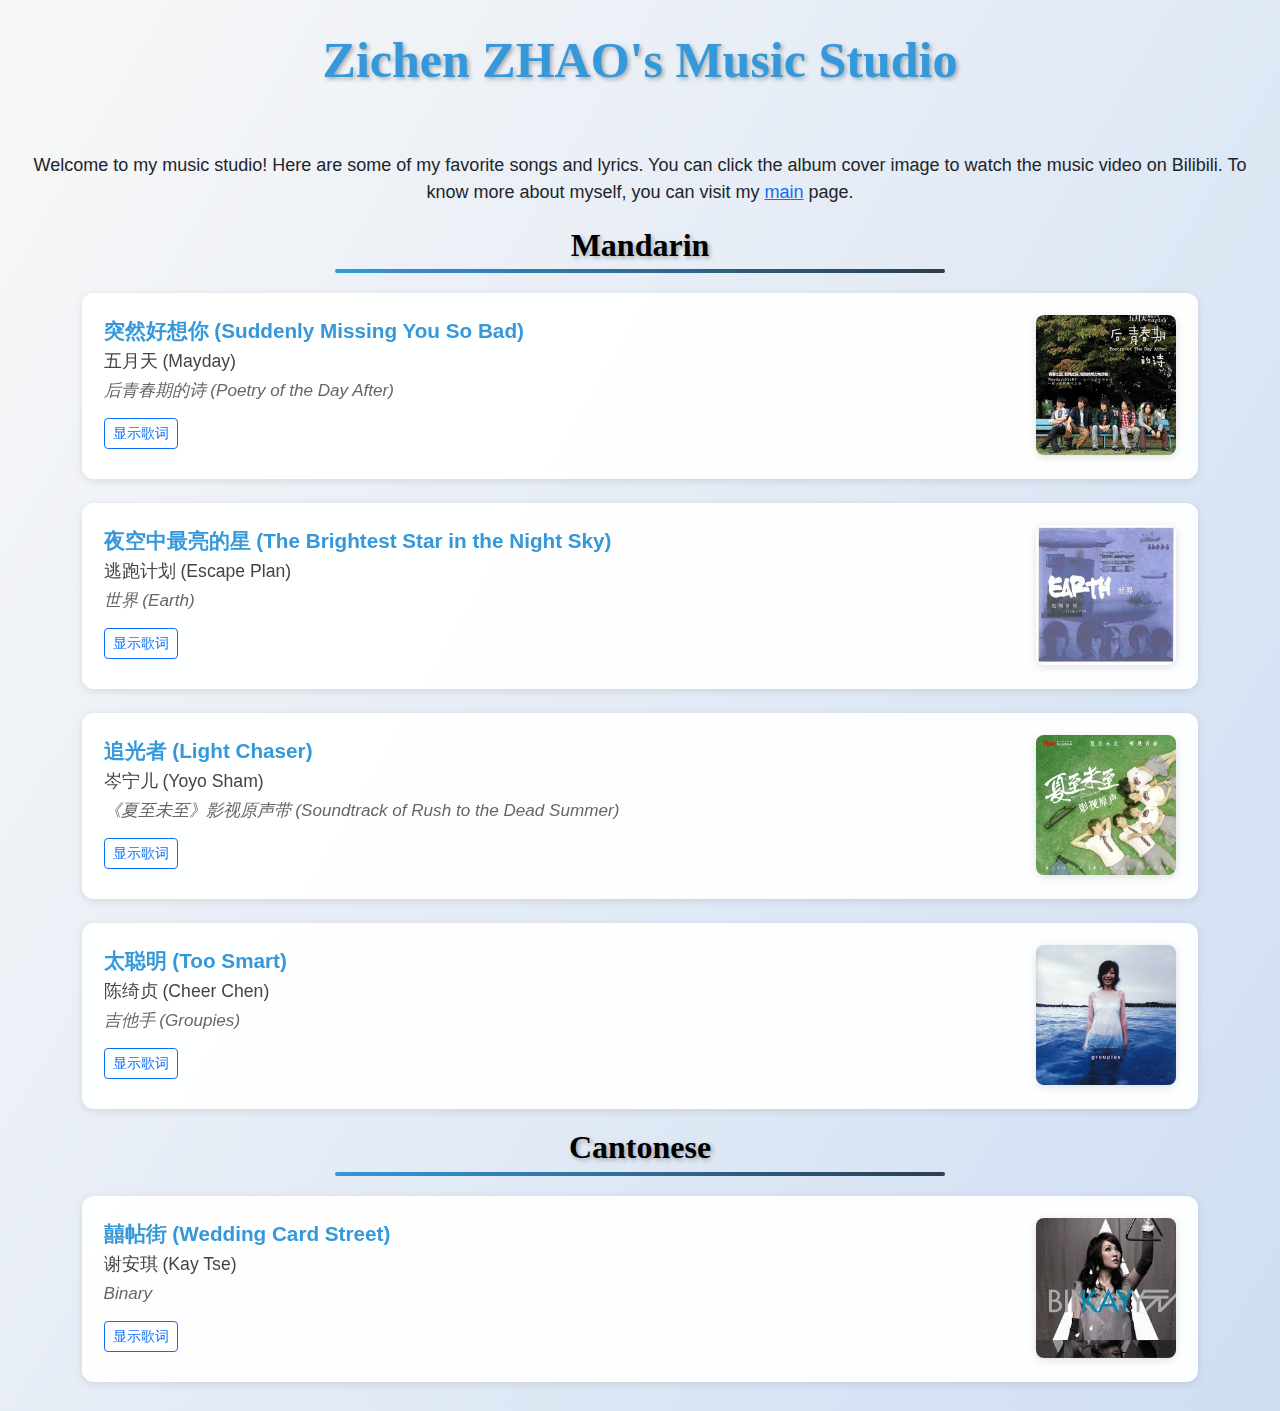
<file: music_studio.html>
<!DOCTYPE html>
<html lang="en">
<head>
	<meta charset="UTF-8">
	<title>Zichen's Music Studio</title>
	<link href="https://cdn.jsdelivr.net/npm/bootstrap@5.3.2/dist/css/bootstrap.min.css" rel="stylesheet">
	<link rel="stylesheet" href="https://cdnjs.cloudflare.com/ajax/libs/font-awesome/6.4.2/css/all.min.css">
	<link rel="stylesheet" href="static/common.css" />
		<style>
			/* Card layout: content left, album cover right on wide screens; stack on small screens */
			.lyric-card {
				background: rgba(255,255,255,0.95);
				border-radius: 12px;
				box-shadow: 0 2px 8px rgba(0,0,0,0.10);
				padding: 1.2em;
				display: flex;
				flex-direction: row;
				align-items: flex-start;
				justify-content: space-between;
				gap: 1rem;
				min-height: 160px;
			}
			.lyric-card:hover {
				box-shadow: 0 6px 20px rgba(0,0,0,0.16);
				transform: translateY(-4px);
			}
			.lyric-content {
				flex: 1 1 auto;
			}
			.album-cover {
				width: 140px;
				height: 140px;
				object-fit: cover;
				border-radius: 8px;
				box-shadow: 0 2px 8px rgba(0,0,0,0.12);
				background: #eee;
				flex: 0 0 140px;
			}
			.song, .artist, .album-title {
				text-align: left;
			}
			.song {
				font-weight: 700;
				color: #3498DB;
				font-size: 1.15em;
				margin-bottom: 0.1em;
			}
			.artist {
				color: #444;
				font-size: 0.98em;
				margin-bottom: 0.2em;
			}
			.album-title {
				color: #666;
				font-size: 0.95em;
				margin-bottom: 0.4em;
				font-style: italic;
			}
			.lyric-text {
				font-size: 0.98em;
				color: #222;
				margin-top: 0.2em;
				text-align: left;
				width: 100%;
			}
			@media (max-width: 800px) {
				/* stack vertically on small screens */
				.lyric-card { flex-direction: column; align-items: center; }
				.lyric-content { width: 100%; }
				.album-cover { width: 120px; height: 120px; flex: 0 0 auto; margin-top: 0.6rem; }
			}
			@media (max-width: 480px) {
				.album-cover { width: 90px; height: 90px; }
			}
		</style>
</head>
<body>
	<h1 class="title1">Zichen ZHAO's Music Studio</h1>
	<br><br>
	<p style="text-align: center;">Welcome to my music studio! Here are some of my favorite songs and lyrics. You can click the album cover image to watch the music video on Bilibili. To know more about myself, you can visit my <a href="index.html">main</a> page.</p>

	<h2 class="title2">Mandarin</h2>
	<div class="container">
		<div class="row g-4">
			<div class="col-12">
				<div class="lyric-card">
					<div class="lyric-content">
						<div class="song">突然好想你 (Suddenly Missing You So Bad)</div>
						<div class="artist">五月天 (Mayday)</div>
						<div class="album-title">后青春期的诗 (Poetry of the Day After)</div>
						<button class="toggle-lyric btn btn-outline-primary btn-sm mt-2 mb-2">显示歌词</button>
						<div class="lyric-text" style="display:none;">
							<p>最怕空气突然安静<br>
							最怕朋友突然的关心<br>
							最怕回忆 突然翻滚绞痛着 不平息<br>
							最怕突然 听到你的消息</p>
							<p>想念如果会有声音<br>
							不愿那是悲伤的哭泣<br>
							事到如今 终于让自己属于 我自己<br>
							只剩眼泪 还骗不过自己</p>
							<p>突然好想你 你会在哪里<br>
							过得快乐或委屈<br>
							突然好想你 突然锋利的回忆<br>
							突然模糊的眼睛</p>
						</div>
					</div>
					<a href="https://www.bilibili.com/video/BV16Q4y1S7AQ/?spm_id_from=333.337.search-card.all.click&vd_source=b36fe25cb359cb358ab4001618ceb5a3" target="_blank" rel="noopener noreferrer">
						<img class="album-cover" src="static/mayday_poetry_of_the_day_after.jpg" alt="mayday_turanhaoxiangni" />
					</a>
				</div>
			</div>
			<div class="col-12">
				<div class="lyric-card">
					<div class="lyric-content">
						<div class="song">夜空中最亮的星 (The Brightest Star in the Night Sky)</div>
						<div class="artist">逃跑计划 (Escape Plan)</div>
						<div class="album-title">世界 (Earth)</div>
						<button class="toggle-lyric btn btn-outline-primary btn-sm mt-2 mb-2">显示歌词</button>
						<div class="lyric-text" style="display:none;">
							<p>夜空中最亮的星 能否听清<br>
							那仰望的人 心底的孤独和叹息<br>
							Oh 夜空中最亮的星 能否记起<br>
							曾与我同行 消失在风里的身影</p>
							<p>我祈祷拥有一颗透明的心灵<br>
							和会流泪的眼睛<br>
							给我再去相信的勇气<br>
							Oh 越过谎言去拥抱你</p>
							<p>每当我找不到存在的意义<br>
							每当我迷失在黑夜里<br>
							Oh 夜空中最亮的星<br>
							请指引我靠近你</p>
						</div>
					</div>
					<a href="https://www.bilibili.com/video/BV1xv411V7aN/?spm_id_from=333.337.search-card.all.click" target="_blank" rel="noopener noreferrer">
						<img class="album-cover" src="static/escape_plan_earth.jpg" alt="escape_plan_yekongzhongzuiliangdexing" />
					</a>
				</div>
			</div>
			<div class="col-12">
				<div class="lyric-card">
					<div class="lyric-content">
						<div class="song">追光者 (Light Chaser)</div>
						<div class="artist">岑宁儿 (Yoyo Sham)</div>
						<div class="album-title">《夏至未至》影视原声带 (Soundtrack of Rush to the Dead Summer)</div>
						<button class="toggle-lyric btn btn-outline-primary btn-sm mt-2 mb-2">显示歌词</button>
						<div class="lyric-text" style="display:none;">
							<p>如果说 你是海上的烟火<br>
							我是浪花的泡沫<br>
							某一刻 你的光照亮了我<br>
							如果说 你是遥远的星河<br>
							耀眼得让人想哭<br>
							我是追逐着你的眼眸<br>
							总在孤单时候眺望夜空</p>
							<p>我可以跟在你身后<br>
							像影子追着光梦游<br>
							我可以等在这路口<br>
							不管你会不会经过<br>
							每当我为你抬起头<br>
							连眼泪都觉得自由<br>
							有的爱像阳光倾落<br>
							边拥有边失去着</p>
						</div>
					</div>
					<a href="https://www.bilibili.com/video/BV1KU4y1U7Ax/?spm_id_from=333.337.search-card.all.click" target="_blank" rel="noopener noreferrer">
						<img class="album-cover" src="static/rush_to_the_dead_summer_soundtrack.jpg" alt="escape_plan_yekongzhongzuiliangdexing" />
					</a>
				</div>
			</div>
			<div class="col-12">
				<div class="lyric-card">
					<div class="lyric-content">
						<div class="song">太聪明 (Too Smart)</div>
						<div class="artist">陈绮贞 (Cheer Chen)</div>
						<div class="album-title">吉他手 (Groupies)</div>
						<button class="toggle-lyric btn btn-outline-primary btn-sm mt-2 mb-2">显示歌词</button>
						<div class="lyric-text" style="display:none;">
							<p>总以为谜一般难懂的我<br>
							在你了解了以后 其实也没什么<br>
							我总是忽冷又忽热 隐藏我的感受<br>
							只是怕爱你的心被你看透</p>
							<p>猜得没错 想得太多 不会有结果<br>
							被你看穿了以后 我更无处可躲<br>
							我开始后悔不应该太聪明地卖弄<br>
							只是怕亲手将我的真心葬送</p>
							<p>我猜着你的心 要再一次确定<br>
							遥远的距离都是因为太过聪明<br>
							要猜着你的心 要再一次确定<br>
							混乱的思绪都是因为太想靠近你</p>
						</div>
					</div>
					<a href="https://www.bilibili.com/video/BV1sDx1eoEMw/?spm_id_from=333.337.search-card.all.click" target="_blank" rel="noopener noreferrer">
						<img class="album-cover" src="static/cheer_chen_groupies.jpg" alt="cheer_chen_groupies" />
					</a>
				</div>
			</div>
		</div>
	</div>
	<h2 class="title2">Cantonese</h2>
	<div class="container">
		<div class="row g-4">
			<div class="col-12">
				<div class="lyric-card">
					<div class="lyric-content">
						<div class="song">囍帖街 (Wedding Card Street)</div>
						<div class="artist">谢安琪 (Kay Tse)</div>
						<div class="album-title">Binary</div>
						<button class="toggle-lyric btn btn-outline-primary btn-sm mt-2 mb-2">显示歌词</button>
						<div class="lyric-text" style="display:none;">
							<p>忘掉种过的花 重新的出发 放弃理想吧<br>
							别再看 尘封的喜帖 你正在要搬家<br>
							筑得起 人应该接受 都有日倒下<br>
							其实没有一种安稳快乐 永远也不差</p>
							<p>就似这一区 曾经称得上美满甲天下<br>
							但霎眼 全街的单位 快要住满乌鸦<br>
							好景不会每日常在 天梯不可只往上爬<br>
							爱的人没有一生一世吗 大概不需要害怕</p>
							<p>（忘掉爱过的他）<br>
							当初的喜帖金箔印着那位他<br>
							裱起婚纱照那道墙及一切美丽旧年华<br>
							明日同步拆下</p>
							<p>（忘掉有过的家）<br>
							小餐台沙发雪柜及两份红茶<br>
							温馨的光境不过借出到期拿回吗<br>
							等不到下一代 是吗</p>
						</div>
					</div>
					<a href="https://www.bilibili.com/video/BV1PE411P7Qu/?spm_id_from=333.337.search-card.all.click" target="_blank" rel="noopener noreferrer">
						<img class="album-cover" src="static/kay_tse_binary.jpg" alt="kay_tse_binary" />
					</a>
				</div>
			</div>
		</div>
	</div>


<script>
	document.querySelectorAll('.toggle-lyric').forEach(function(btn) {
		btn.addEventListener('click', function() {
			var lyric = btn.nextElementSibling;
			if (lyric && lyric.classList.contains('lyric-text')) {
				if (lyric.style.display === 'none' || lyric.style.display === '') {
					lyric.style.display = 'block';
					btn.textContent = '收起歌词';
				} else {
					lyric.style.display = 'none';
					btn.textContent = '显示歌词';
				}
			}
		});
	});
</script>
</body>
</file>
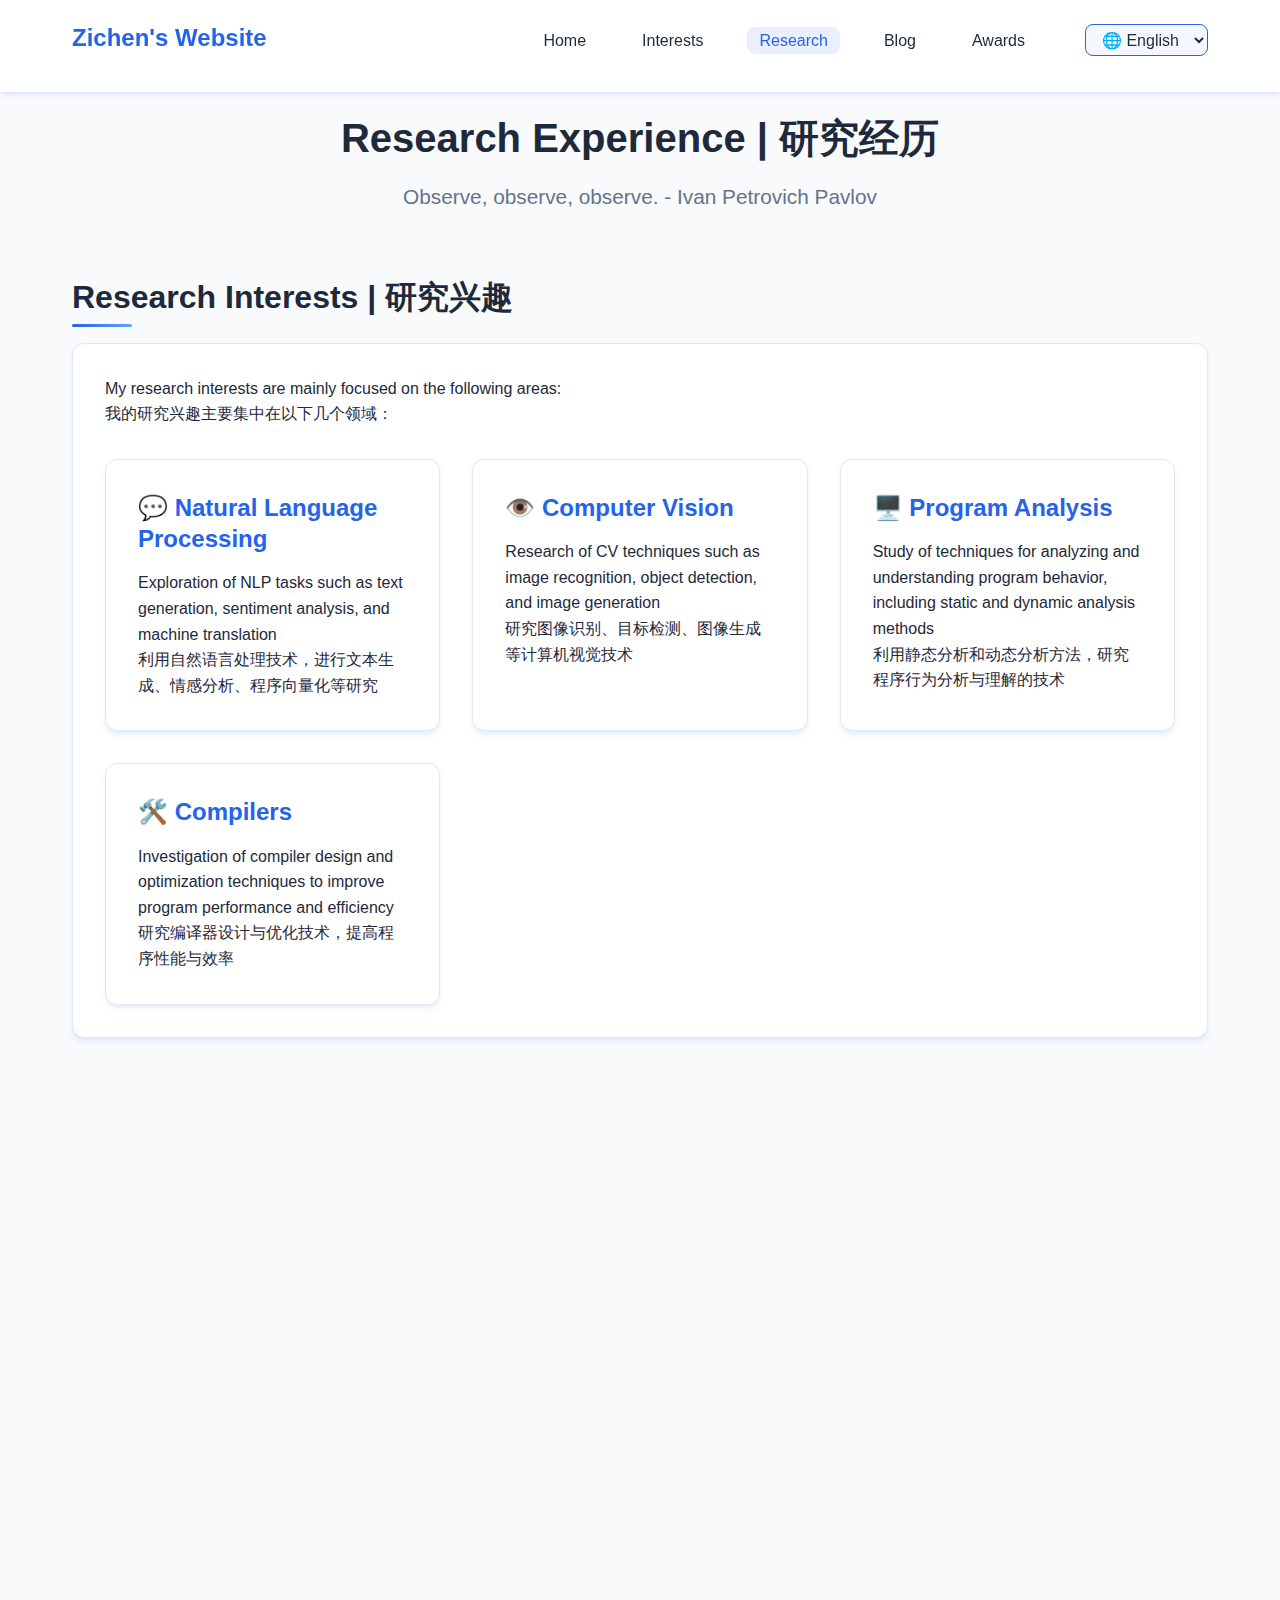
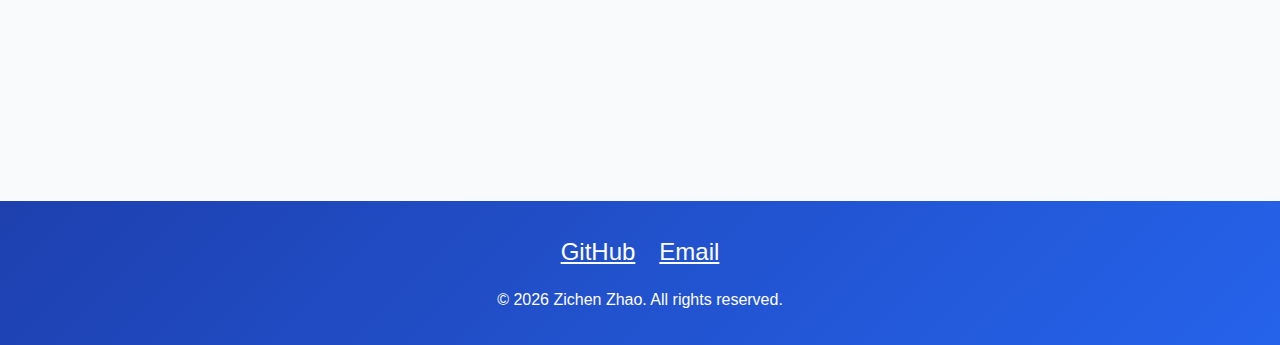
<file: research.html>
<!DOCTYPE html>
<html lang="en">
<head>
    <meta charset="UTF-8">
    <meta name="viewport" content="width=device-width, initial-scale=1.0, maximum-scale=5.0, user-scalable=yes">
    <meta name="description" content="My Research Experience">
    <title>Research - Zichen's Website</title>
    <link rel="icon" type="image/webp" href="img/avatar.webp">
    <link rel="stylesheet" href="css/style.css">
</head>
<body>
    <!-- 导航栏占位符 -->
    <div id="navbar-placeholder"></div>

    <!-- 主内容 -->
    <main class="main-content">
        <div class="container">
            <section class="section">
                <h1 class="text-center">Research Experience | 研究经历</h1>
                <p class="text-center hero-subtitle">Observe, observe, observe. - Ivan Petrovich Pavlov</p>
            </section>

            <!-- Research Interests -->
            <section class="section">
                <h2>Research Interests | 研究兴趣</h2>
                <div class="card">
                    <p>
                        My research interests are mainly focused on the following areas:
                    </p>
                    <p>
                        我的研究兴趣主要集中在以下几个领域：
                    </p>
                    <div class="card-grid mt-2">
                        <div class="card">
                            <h3>💬 Natural Language Processing</h3>
                            <p>Exploration of NLP tasks such as text generation, sentiment analysis, and machine translation</p>
                            <p>利用自然语言处理技术，进行文本生成、情感分析、程序向量化等研究</p>
                        </div>
                        <div class="card">
                            <h3>👁️ Computer Vision</h3>
                            <p>Research of CV techniques such as image recognition, object detection, and image generation</p>
                            <p>研究图像识别、目标检测、图像生成等计算机视觉技术</p>
                        </div>
                        <div class="card">
                            <h3>🖥️ Program Analysis</h3>
                            <p>Study of techniques for analyzing and understanding program behavior, including static and dynamic analysis methods</p>
                            <p>利用静态分析和动态分析方法，研究程序行为分析与理解的技术</p>
                        </div>
                        <div class="card">
                            <h3>🛠️ Compilers</h3>
                            <p>Investigation of compiler design and optimization techniques to improve program performance and efficiency</p>
                            <p>研究编译器设计与优化技术，提高程序性能与效率</p>
                        </div>
                    </div>
                </div>
            </section>

            <!-- Research Projects -->
            <section class="section">
                <h2>Research Projects | 研究项目</h2>
                <div class="timeline">

                    <div class="timeline-item">
                        <div class="timeline-content">
                            <h3 class="timeline-title">AI-Powered Vulnerability Analysis System Based on Vector Databases</h3>
                            <h4 class="timeline-subtitle">基于向量数据库和人工智能的智能漏洞分析系统</h4>
                            <p class="timeline-date">09/2025 - 10/2025</p>
                            <p><strong>Project Description | 项目简介</strong></p>
                            <ul>
                                <li>
                                    Architected a hybrid vulnerability detection system utilizing Chroma (Vector DB) and MySQL (Relational DB).<br>
                                    采用双模数据库架构，结合关系型数据库 MySQL 和向量数据库 Chroma 的优势，实现结构化数据管理和语义相似性检索的完美结合。
                                </li>
                                <li>
                                    Implemented program slicing and static analysis to parse ASTs and extract data-flow/control-flow dependencies.<br>
                                    结合程序切片技术，使用 Tree-Sitter 解析不同程序语言，对抽象语法树（AST）进行程序切片，提取程序中的数据流和控制流依赖关系。
                                </li>
                                <li>
                                    Developed a semantic-structural embedding engine utilizing CodeT5+ and GraphCodeBERT to export vectors of program slices.<br>
                                    利用 CodeT5+ 模型捕捉程序深层语义，利用 GraphCodeBERT 模型捕捉程序结构，生成含语义与结构双重特征的切片向量，识别潜在漏洞。
                                </li>
                                <li>
                                    Engineered a natural language interface that automates SQL query generation via cloud-based LLM APIs.<br>
                                    构建自然语言接口，用户输入查询需求，系统通过云端 LLM API 自动生成 SQL 查询语句，实现对关系型数据库的智能查询。
                                </li>
                            </ul>
                            <p><strong>Tech Stack | 技术栈</strong><br>Python, SQL, Chroma, Tree-Sitter, GraphCodeBERT, CodeT5+</p>
                        </div>
                    </div>

                    <div class="timeline-item">
                        <div class="timeline-content">
                            <h3 class="timeline-title">Linux Kernel-Module-Based Packet Filtering Firewall</h3>
                            <h4 class="timeline-subtitle">基于Linux内核模块的包过滤防火墙</h4>
                            <p class="timeline-date">06/2025 - 07/2025</p>
                            <p><strong>Project Description | 项目简介</strong></p>
                            <ul>
                                <li>
                                    Designed and implemented a kernel-level firewall leveraging the Netfilter framework to intercept and analyze network traffic at key hooks.<br>
                                    基于 Linux Netfilter 框架，设计并实现一个内核级包过滤防火墙，旨在为内部网络提供接近线速的实时流量控制与基础入侵防护。
                                </li>
                                <li>
                                    Developed a Linux Kernel Module to enforce stateful filtering and protocol-based access control.<br>
                                    开发 Linux 内核模块，实现有状态过滤和基于协议的访问控制。
                                </li>
                                <li>
                                    Architected a cross-layer communication system using Netlink sockets and character devices to synchronize security events and update rules.<br>
                                    通过 Netlink 套接字和字符设备设计跨层通信系统，实现安全事件同步和规则更新。
                                </li>
                                <li>
                                    Built a management suite including a CLI tool with iptables-like syntax and a GUI dashboard for anomaly visualization.<br>
                                    开发了提供类 iptables 语法的命令行工具，支持图形化界面直观展示实时流量、拦截日志与报警信息，提升系统易用性。
                                </li>
                            </ul>
                            <p><strong>Tech Stack | 技术栈</strong><br>C, Linux Kernel, Netfilter, Netlink</p>
                        </div>
                    </div>

                    <div class="timeline-item">
                        <div class="timeline-content">
                            <h3 class="timeline-title">Design of a New Distributed Power Coordinated Controller</h3>
                            <h4 class="timeline-subtitle">新型电力系统分布式协调控制器设计</h4>
                            <p class="timeline-date">10/2023 - 10/2024</p>
                            <p><strong>Project Description | 项目简介</strong></p>
                            <ul>
                                <li>
                                    Architected a decentralized "Cloud-Edge" collaborative control framework to address modeling complexities in modern power systems.<br>
                                    设计一套去中心化的“云-边”协同控制架构，应对新型电力系统中海量分布式资源与电/气/热多能流耦合带来的建模与控制复杂性挑战。
                                </li>
                                <li>
                                    Developed a distributed consensus algorithm based on Multi-Agent Systems and Graph Theory, featuring global convergence and power balancing.<br>
                                    基于图论与多智能体系统理论设计了一致性变量的更新律，保证一致性算法收敛性和功率平衡特性，提升系统稳定性与鲁棒性。
                                </li>
                                <li>
                                    Optimized communication network reliability by implementing a Genetic Algorithm (GA) to evolve adjacency matrices.<br>
                                    基于遗传算法，以通信拓扑网络的连接矩阵为染色体，筛选出抗延时能力最强、可靠性最强的上层网络拓扑结构，提高网络性能。
                                </li>
                                <li>
                                    Implemented the distributed architecture on Raspberry Pi hardware using TCP/IP protocols for real-time data exchange.<br>
                                    使用树莓派开发基于 TCP 协议的通信网络，实现上层云平台、下层微电网控制器的分布式架构。
                                </li>
                            </ul>
                            <p><strong>Tech Stack | 技术栈</strong><br>Python, Graph Theory, Genetic Algorithm, Raspberry Pi, TCP/IP</p>
                        </div>
                    </div>
                </div>
            </section>

            <!-- Academic Papers -->
            <!-- <section class="section">
                <h2>Academic Papers</h2>
                <div class="card-grid">
                    <div class="card">
                        <h3>[Paper Title]</h3>
                        <p class="timeline-date">2025</p>
                        <p>
                            <strong>Authors:</strong> [Your Name], [Collaborators]<br>
                            <strong>Published at:</strong> [Conference/Journal Name]<br>
                            <strong>Abstract:</strong> This paper proposes a novel approach to...
                        </p>
                        <div class="btn-group">
                            <a href="#" class="btn btn-primary">PDF</a>
                            <a href="#" class="btn btn-outline">Code</a>
                        </div>
                    </div>

                    <div class="card">
                        <h3>[Paper Title]</h3>
                        <p class="timeline-date">2024</p>
                        <p>
                            <strong>Authors:</strong> [Your Name], [Collaborators]<br>
                            <strong>Published at:</strong> [Conference/Journal Name]<br>
                            <strong>Abstract:</strong> This paper investigates...
                        </p>
                        <div class="btn-group">
                            <a href="#" class="btn btn-primary">PDF</a>
                            <a href="#" class="btn btn-outline">Code</a>
                        </div>
                    </div>
                </div>
            </section> -->

            <!-- Academic Activities -->
            <!-- <section class="section">
                <h2>Academic Activities</h2>
                <div class="timeline">
                    <div class="timeline-item">
                        <div class="timeline-content">
                            <h3 class="timeline-title">🎤 Conference Presentation</h3>
                            <p class="timeline-date">05/2025</p>
                            <p>Gave an oral presentation at [Conference Name], sharing the latest research findings.</p>
                        </div>
                    </div>

                    <div class="timeline-item">
                        <div class="timeline-content">
                            <h3 class="timeline-title">👥 Workshop Participation</h3>
                            <p class="timeline-date">11/2024</p>
                            <p>Participated in [Workshop Name] and had in-depth discussions with leading experts in the field.</p>
                        </div>
                    </div>

                    <div class="timeline-item">
                        <div class="timeline-content">
                            <h3 class="timeline-title">📝 Paper Reviewer</h3>
                            <p class="timeline-date">08/2024</p>
                            <p>Served as a reviewer for [Conference/Journal], participating in academic paper evaluation.</p>
                        </div>
                    </div>
                </div>
            </section> -->

            <!-- Collaboration & Communication -->
            <section class="section">
                <h2>Collaboration & Communication | 协作与交流</h2>
                <div class="card">
                    <p>
                        I am always happy to collaborate and communicate with students and researchers interested in related fields.
                        If you are interested in my research or have any academic questions you'd like to discuss,
                        feel free to reach out to me via email or other means.
                    </p>
                    <br>
                    <p>
                        我很乐意与对相关领域感兴趣的同学和研究人员进行合作与交流。
                        如果你对我的研究感兴趣，或者有任何学术问题想要讨论，
                        欢迎通过电子邮件或其他方式与我联系。
                    </p>
                    <div class="btn-group mt-2">
                        <a href="mailto:bruce0728@sjtu.edu.cn" class="btn btn-primary" id="btn-send-email">Send Email</a>
                        <a href="#" class="btn btn-outline" id="btn-view-resume">View Resume</a>
                    </div>
                </div>
            </section>
        </div>
    </main>

    <!-- 页脚占位符 -->
    <div id="footer-placeholder"></div>

    <script src="js/language.js"></script>
    <script src="js/components.js"></script>
    <script src="js/main.js"></script>
    <script>
        // Update research page button text based on language
        function updateResearchPageLanguage() {
            const btnSendEmail = document.getElementById('btn-send-email');
            const btnViewResume = document.getElementById('btn-view-resume');
            
            if (btnSendEmail) {
                btnSendEmail.textContent = translateResearch('sendEmail');
            }
            if (btnViewResume) {
                btnViewResume.textContent = translateResearch('viewResume');
            }
        }
        
        // Initialize language on page load
        window.addEventListener('DOMContentLoaded', updateResearchPageLanguage);
        
        // Update when language changes
        window.addEventListener('languageChanged', updateResearchPageLanguage);
    </script>
</body>
</html>
</file>
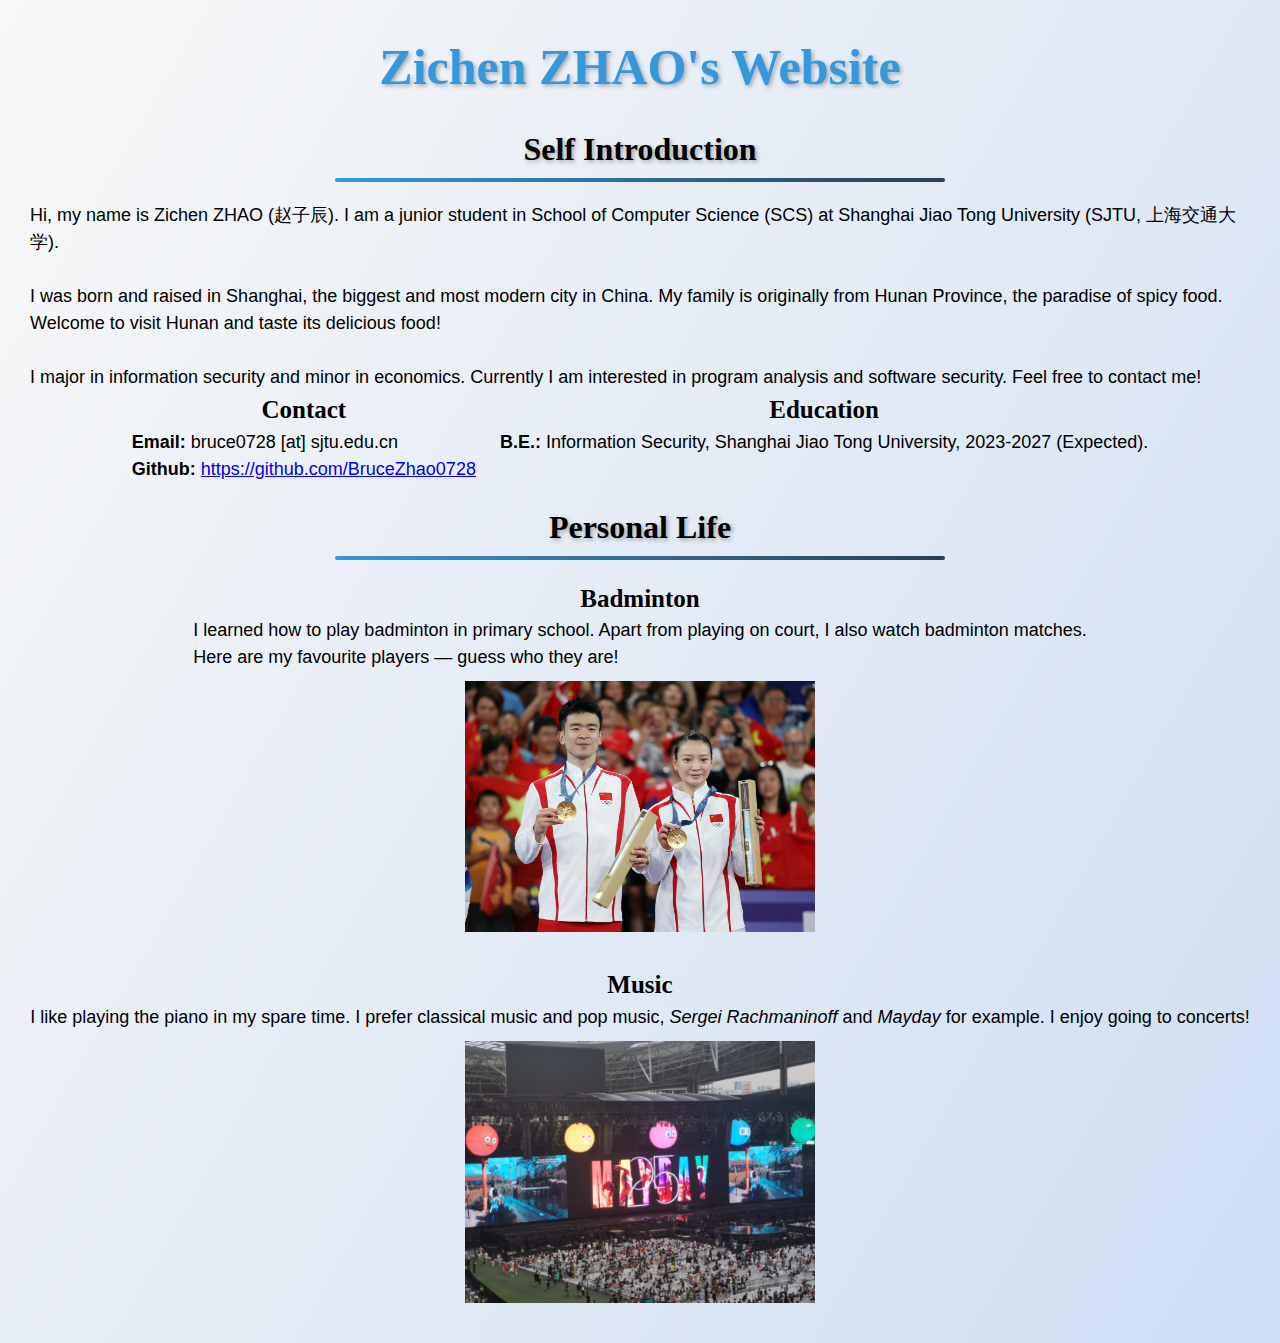
<file: templates/home.html>
<!DOCTYPE html>
<html lang="en">
<head>
    <meta charset="UTF-8">
    <title>Zichen's Website</title>
    <style>
        
    </style>
    <link rel="stylesheet" href="/static/common.css" />
</head>
<body>
    <h1 class="title1">Zichen ZHAO's Website</h1>
        <h2 class="title2">Self Introduction</h2>
            <!-- <br> -->
            <p>Hi, my name is Zichen ZHAO (赵子辰). I am a junior student in School of Computer Science (SCS) at Shanghai Jiao Tong University (SJTU, 上海交通大学).</p>
            <br>
            <p>I was born and raised in Shanghai, the biggest and most modern city in China. My family is originally from Hunan Province, the paradise of spicy food. Welcome to visit Hunan and taste its delicious food!</p>
            <br>
            <p>I major in information security and minor in economics. Currently I am interested in program analysis and software security. Feel free to contact me!</p>
            <!-- <br> -->
            
            <div class="row-of-boxes">
                <div class="box-contact">
                    <h3 class="title3" style="text-align: center">Contact</h3>
                        <div><b>Email:</b> bruce0728 [at] sjtu.edu.cn</div>
                        <!-- <div><a href="http://www.sjtu.edu.cn">Click to go to SJTU homepage</a></div> -->
                        <div><b>Github:</b> <a href="https://github.com/BruceZhao0728">https://github.com/BruceZhao0728</a></div>
                </div>
                <div class="box-education">  
                    <h3 class="title3" style="text-align: center">Education</h3>
                        <div><b>B.E.:</b> Information Security, Shanghai Jiao Tong University, 2023-2027 (Expected).</div>
                </div>
            </div>

        <h2 class="title2">Personal Life</h2>
            <div class="row-of-boxes">
                <div class="box-hobby">
                    <h3 class="title3" style="text-align: center">Badminton</h3>
                        <p>I learned how to play badminton in primary school. Apart from playing on court, I also watch badminton matches.</p>
                        <p>Here are my favourite players — guess who they are!</p>
                        <div class="image-container">
                            <img src="/static/zheng_huang.jpg" class="image" style="max-width: 400px;"/>
                            <div class="content">Zheng Siwei and Huang Yaqiong! They are the mixed doubles champions at the Paris Olympics. In China we simply call them "Ya-Si" (雅思), which means "IELTS" in Chinese!</div>
                        </div>
                </div>
                <div class="box-hobby">  
                    <h3 class="title3" style="text-align: center">Music</h3>
                        <p>I like playing the piano in my spare time. I prefer classical music and pop music, <i>Sergei Rachmaninoff</i> and <i>Mayday</i> for example. 
                        I enjoy going to concerts!</p>
                        <div class="image-container">
                            <img src="/static/mayday_concert.jpg" class="image" style="max-width: 400px;"/>
                            <div class="content">I went to the Mayday concert in Shanghai in September 2025! Their live shows are really impressive and the atmosphere is electrifying!</div>
                        </div>
                </div>
            </div>
        <!-- <h2 class="title2">Blogs & Notes</h2> -->
    
</body>
</html>
</file>
<file: css/style.css>
/* ========================================
   全局样式 - 个人网站
   主色调：蓝色系
   ======================================== */

/* 重置样式 */
* {
    margin: 0;
    padding: 0;
    box-sizing: border-box;
}

:root {
    --primary-color: #2563eb;
    --primary-dark: #1e40af;
    --primary-light: #3b82f6;
    --secondary-color: #60a5fa;
    --accent-color: #93c5fd;
    --bg-color: #f8fafc;
    --text-color: #1e293b;
    --text-light: #64748b;
    --border-color: #e2e8f0;
    --white: #ffffff;
    --shadow: 0 4px 6px -1px rgba(37, 99, 235, 0.1), 0 2px 4px -1px rgba(37, 99, 235, 0.06);
    --shadow-lg: 0 10px 15px -3px rgba(37, 99, 235, 0.1), 0 4px 6px -2px rgba(37, 99, 235, 0.05);
    --transition: all 0.3s cubic-bezier(0.4, 0, 0.2, 1);
}

html {
    scroll-behavior: smooth;
}

body {
    font-family: -apple-system, BlinkMacSystemFont, 'Segoe UI', 'Roboto', 'Helvetica Neue', Arial, sans-serif;
    line-height: 1.6;
    color: var(--text-color);
    background-color: var(--bg-color);
    overflow-x: hidden;
}

.sr-only {
    position: absolute;
    width: 1px;
    height: 1px;
    padding: 0;
    margin: -1px;
    overflow: hidden;
    clip: rect(0, 0, 0, 0);
    white-space: nowrap;
    border: 0;
}

/* ========================================
   导航栏样式
   ======================================== */

.navbar {
    position: fixed;
    top: 0;
    left: 0;
    right: 0;
    background: rgba(255, 255, 255, 0.95);
    backdrop-filter: blur(10px);
    box-shadow: var(--shadow);
    z-index: 1000;
    transition: var(--transition);
}

.navbar.scrolled {
    box-shadow: var(--shadow-lg);
}

.nav-container {
    max-width: 1200px;
    margin: 0 auto;
    padding: 0.5rem 2rem;
    display: flex;
    justify-content: space-between;
    align-items: baseline;
}

.nav-logo {
    font-size: 1.5rem;
    font-weight: 700;
    color: var(--primary-color);
    text-decoration: none;
    transition: var(--transition);
    line-height: 1.2;
    padding-top: 0.15rem;
}

.nav-logo:hover {
    color: var(--primary-dark);
    transform: translateY(-2px);
}

.nav-menu {
    display: flex;
    list-style: none;
    gap: 2rem;
    align-items: baseline;
}

.nav-item {
    position: relative;
}

.nav-link {
    color: var(--text-color);
    text-decoration: none;
    font-weight: 500;
    padding: 0.35rem 0.75rem;
    border-radius: 8px;
    transition: var(--transition);
    position: relative;
    display: flex;
    align-items: center;
    line-height: 1;
}

.nav-link::before {
    content: '';
    position: absolute;
    bottom: 0;
    left: 50%;
    width: 0;
    height: 2px;
    background: var(--primary-color);
    transition: var(--transition);
    transform: translateX(-50%);
}

.nav-link:hover {
    color: var(--primary-color);
    background: rgba(37, 99, 235, 0.05);
}

.nav-link:hover::before {
    width: 80%;
}

.nav-link.active {
    color: var(--primary-color);
    background: rgba(37, 99, 235, 0.1);
}

/* 语言选择器 */
.language-selector {
    margin-left: 1rem;
}

.language-select {
    color: var(--text-color);
    background: rgba(37, 99, 235, 0.05);
    text-decoration: none;
    font-weight: 500;
    padding: 0.35rem 0.75rem;
    border-radius: 8px;
    border: 1px solid var(--primary-color);
    transition: var(--transition);
    cursor: pointer;
    font-size: 1rem;
    line-height: 1;
}

.language-select:hover {
    color: var(--primary-color);
    background: rgba(37, 99, 235, 0.1);
    border-color: var(--primary-dark);
}

.language-select:focus {
    outline: none;
    box-shadow: 0 0 0 3px rgba(37, 99, 235, 0.1);
    color: var(--primary-color);
    border-color: var(--primary-dark);
}

/* 移动端菜单按钮 */
.nav-toggle {
    display: none;
    flex-direction: column;
    gap: 4px;
    cursor: pointer;
    padding: 0.5rem;
}

.nav-toggle span {
    width: 25px;
    height: 3px;
    background: var(--primary-color);
    border-radius: 3px;
    transition: var(--transition);
}

/* ========================================
   主内容区域
   ======================================== */

.main-content {
    margin-top: 80px;
    min-height: calc(100vh - 80px);
}

.container {
    max-width: 1200px;
    margin: 0 auto;
    padding: 2rem;
}

.section {
    margin-bottom: 4rem;
    animation: fadeInUp 0.6s ease-out;
}

@keyframes fadeInUp {
    from {
        opacity: 0;
        transform: translateY(30px);
    }
    to {
        opacity: 1;
        transform: translateY(0);
    }
}

/* ========================================
   标题样式
   ======================================== */

h1, h2, h3, h4, h5, h6 {
    color: var(--text-color);
    margin-bottom: 1rem;
    line-height: 1.3;
}

h1 {
    font-size: 2.5rem;
    font-weight: 700;
}

h2 {
    font-size: 2rem;
    font-weight: 600;
    position: relative;
    padding-bottom: 0.5rem;
}

h2::after {
    content: '';
    position: absolute;
    bottom: 0;
    left: 0;
    width: 60px;
    height: 3px;
    background: linear-gradient(to right, var(--primary-color), var(--secondary-color));
    border-radius: 2px;
}

h3 {
    font-size: 1.5rem;
    font-weight: 600;
    color: var(--primary-color);
}

/* ========================================
   卡片样式
   ======================================== */

.card {
    background: var(--white);
    border-radius: 12px;
    padding: 2rem;
    box-shadow: var(--shadow);
    transition: var(--transition);
    border: 1px solid var(--border-color);
}

.card:hover {
    box-shadow: var(--shadow-lg);
    transform: translateY(-5px);
}

.card-grid {
    display: grid;
    grid-template-columns: repeat(auto-fit, minmax(300px, 1fr));
    gap: 2rem;
    margin-top: 2rem;
}

/* ========================================
   个人简介样式
   ======================================== */

.hero-section {
    display: flex;
    align-items: center;
    gap: 3rem;
    padding: 4rem 0;
}

.hero-content {
    flex: 1;
}

.hero-title {
    font-size: 3rem;
    background: linear-gradient(135deg, var(--primary-color), var(--secondary-color));
    -webkit-background-clip: text;
    -webkit-text-fill-color: transparent;
    background-clip: text;
    margin-bottom: 1rem;
}

.hero-subtitle {
    font-size: 1.3rem;
    color: var(--text-light);
    margin-bottom: 2rem;
}

.hero-description {
    font-size: 1.1rem;
    line-height: 1.8;
    color: var(--text-color);
    margin-bottom: 2rem;
}

.hero-avatar {
    flex: 0 0 300px;
}

.avatar-img {
    width: 100%;
    height: 300px;
    border-radius: 50%;
    object-fit: cover;
    border: 5px solid var(--primary-color);
    box-shadow: var(--shadow-lg);
    transition: var(--transition);
}

.avatar-img:hover {
    transform: scale(1.05);
    box-shadow: 0 20px 25px -5px rgba(37, 99, 235, 0.2);
}

.album-cover {
    width: 100%;
    max-width: 180px;
    height: 180px;
    border-radius: 12px;
    object-fit: cover;
    border: 2px solid var(--border-color);
    box-shadow: var(--shadow);
    margin: 0 auto 1rem;
    display: block;
}

/* ========================================
   按钮样式
   ======================================== */

.btn {
    display: inline-block;
    padding: 0.75rem 1.5rem;
    border-radius: 8px;
    text-decoration: none;
    font-weight: 600;
    transition: var(--transition);
    cursor: pointer;
    border: none;
    font-size: 1rem;
}

.btn-primary {
    background: linear-gradient(135deg, var(--primary-color), var(--primary-light));
    color: var(--white);
    box-shadow: var(--shadow);
}

.btn-primary:hover {
    background: linear-gradient(135deg, var(--primary-dark), var(--primary-color));
    box-shadow: var(--shadow-lg);
    transform: translateY(-2px);
}

.btn-outline {
    background: transparent;
    color: var(--primary-color);
    border: 2px solid var(--primary-color);
}

.btn-outline:hover {
    background: var(--primary-color);
    color: var(--white);
}

.btn-group {
    display: flex;
    gap: 1rem;
    margin-top: 2rem;
}

/* ========================================
   列表样式
   ======================================== */

.timeline {
    position: relative;
    padding-left: 2rem;
}

.timeline::before {
    content: '';
    position: absolute;
    left: 0;
    top: 0;
    bottom: 0;
    width: 2px;
    background: linear-gradient(to bottom, var(--primary-color), var(--accent-color));
}

.timeline-item {
    position: relative;
    padding-bottom: 2rem;
}

.timeline-item::before {
    content: '';
    position: absolute;
    left: -2.4rem;
    top: 0;
    width: 12px;
    height: 12px;
    border-radius: 50%;
    background: var(--primary-color);
    border: 3px solid var(--white);
    box-shadow: 0 0 0 2px var(--primary-color);
}

.timeline-content {
    background: var(--white);
    padding: 1.5rem;
    border-radius: 8px;
    box-shadow: var(--shadow);
    transition: var(--transition);
}

.timeline-content:hover {
    box-shadow: var(--shadow-lg);
    transform: translateX(5px);
}

.timeline-title {
    font-size: 1.2rem;
    color: var(--primary-color);
    margin-bottom: 0.5rem;
}

.timeline-date {
    color: var(--text-light);
    font-size: 0.9rem;
    margin-bottom: 1rem;
}

/* 列表样式调整 */
ul {
    padding-left: 1.5rem;
    margin: 1rem 0;
}

li {
    margin-bottom: 0.75rem;
    line-height: 1.6;
    color: var(--text-color);
}

.timeline-content ul {
    padding-left: 1.5rem;
    margin: 1rem 0 1.5rem 0;
    list-style-position: outside;
}

.timeline-content li {
    margin-bottom: 0.75rem;
    line-height: 1.6;
    color: var(--text-color);
}

/* Timeline Photos */
.timeline-photos {
    display: grid;
    grid-template-columns: repeat(auto-fit, minmax(150px, 1fr));
    gap: 1rem;
    margin-top: 1.5rem;
    padding-top: 1.5rem;
    border-top: 1px solid var(--border-color);
}

.travel-photo {
    width: 100%;
    height: 180px;
    object-fit: cover;
    border-radius: 8px;
    box-shadow: var(--shadow);
    transition: var(--transition);
    cursor: pointer;
}

.travel-photo:hover {
    transform: scale(1.05);
    box-shadow: var(--shadow-lg);
}

/* Badminton Athletes Grid */
.athletes-grid {
    display: grid;
    grid-template-columns: repeat(auto-fit, minmax(250px, 1fr));
    gap: 2rem;
    margin-top: 2rem;
}

.athlete-card {
    background: var(--white);
    border-radius: 12px;
    overflow: hidden;
    box-shadow: var(--shadow);
    transition: var(--transition);
}

.athlete-card:hover {
    box-shadow: var(--shadow-lg);
    transform: translateY(-8px);
}

.athlete-image {
    width: 100%;
    height: 280px;
    overflow: hidden;
    background: linear-gradient(135deg, var(--primary-light), var(--accent-color));
}

.athlete-image img {
    width: 100%;
    height: 100%;
    object-fit: cover;
    transition: var(--transition);
}

.athlete-card:hover .athlete-image img {
    transform: scale(1.08);
}

.athlete-info {
    padding: 1.5rem;
    text-align: center;
}

.athlete-info h3 {
    font-size: 1.2rem;
    color: var(--primary-color);
    margin-bottom: 0.25rem;
}

.athlete-info h4 {
    font-size: 0.95rem;
    color: var(--text-light);
    font-weight: 400;
    margin-bottom: 1rem;
}

.athlete-info p {
    font-size: 0.9rem;
    color: var(--text-color);
    margin-bottom: 0.5rem;
}

/* ========================================
   博客样式
   ======================================== */

.blog-list {
    display: grid;
    gap: 2rem;
}

.blog-card {
    background: var(--white);
    border-radius: 12px;
    overflow: hidden;
    box-shadow: var(--shadow);
    transition: var(--transition);
    border: 1px solid var(--border-color);
    cursor: pointer;
}

.blog-card:hover {
    box-shadow: var(--shadow-lg);
    transform: translateY(-5px);
}

.blog-header {
    padding: 1.5rem;
    border-bottom: 1px solid var(--border-color);
}

.blog-title {
    font-size: 1.5rem;
    color: var(--primary-color);
    margin-bottom: 0.5rem;
}

.blog-meta {
    display: flex;
    gap: 1rem;
    color: var(--text-light);
    font-size: 0.9rem;
}

.blog-excerpt {
    padding: 1.5rem;
    color: var(--text-color);
    line-height: 1.8;
}

.blog-tags {
    padding: 0 1.5rem 1.5rem;
    display: flex;
    gap: 0.5rem;
    flex-wrap: wrap;
}

.tag {
    display: inline-block;
    padding: 0.25rem 0.75rem;
    background: rgba(37, 99, 235, 0.1);
    color: var(--primary-color);
    border-radius: 20px;
    font-size: 0.85rem;
    transition: var(--transition);
}

.tag:hover {
    background: var(--primary-color);
    color: var(--white);
}

/* 博客详情页 */
.blog-detail {
    max-width: 800px;
    margin: 0 auto;
}

.blog-content {
    background: var(--white);
    padding: 3rem;
    border-radius: 12px;
    box-shadow: var(--shadow);
    line-height: 1.8;
}

.blog-content h1,
.blog-content h2,
.blog-content h3 {
    margin-top: 2rem;
    margin-bottom: 1rem;
}

.blog-content p {
    margin-bottom: 1rem;
}

.blog-content code {
    background: rgba(37, 99, 235, 0.1);
    padding: 0.2rem 0.4rem;
    border-radius: 4px;
    font-family: 'Courier New', monospace;
    font-size: 0.9em;
    color: var(--primary-color);
}

.blog-content pre {
    background: #1e293b;
    color: #e2e8f0;
    padding: 1.5rem;
    border-radius: 8px;
    overflow-x: auto;
    margin: 1.5rem 0;
}

.blog-content pre code {
    background: transparent;
    color: inherit;
    padding: 0;
}

.blog-content img {
    max-width: 100%;
    height: auto;
    border-radius: 8px;
    margin: 1.5rem 0;
}

.blog-content blockquote {
    border-left: 4px solid var(--primary-color);
    padding-left: 1.5rem;
    margin: 1.5rem 0;
    color: var(--text-light);
    font-style: italic;
}

.blog-content .md-alert {
    border-left: 4px solid var(--primary-color);
    background: #f8fafc;
    padding: 1rem 1.25rem;
    margin: 1.5rem 0;
    border-radius: 8px;
    color: var(--text-color);
}

.blog-content .md-alert-title {
    font-weight: 700;
    margin-bottom: 0.5rem;
}

.blog-content .md-alert-body > :last-child {
    margin-bottom: 0;
}

.blog-content .md-alert-note {
    border-left-color: #2563eb;
    background: #eff6ff;
}

.blog-content .md-alert-tip {
    border-left-color: #10b981;
    background: #ecfdf3;
}

.blog-content .md-alert-important {
    border-left-color: #0ea5e9;
    background: #e0f2fe;
}

.blog-content .md-alert-caution {
    border-left-color: #ef4444;
    background: #fef2f2;
}

.blog-content .md-alert-warning {
    border-left-color: #f59e0b;
    background: #fffbeb;
}

.blog-content ul,
.blog-content ol {
    margin-left: 2rem;
    margin-bottom: 1rem;
}

.blog-content li {
    margin-bottom: 0.5rem;
}

.blog-content a {
    color: var(--primary-color);
    text-decoration: none;
    border-bottom: 1px solid transparent;
    transition: var(--transition);
}

.blog-content a:hover {
    border-bottom-color: var(--primary-color);
}

/* MathJax overflow handling - force containment and scaling */
.blog-content mjx-container {
    max-width: 100% !important;
    overflow-x: auto !important;
    overflow-y: hidden !important;
}

.blog-content mjx-container[display="true"] {
    padding-bottom: 0.5rem;
}

/* Ensure MathJax SVG doesn't exceed container */
.blog-content mjx-container > svg {
    max-width: 100% !important;
    height: auto !important;
}

/* For very long display equations */
@media (max-width: 768px) {
    .blog-content mjx-container[display="true"] {
        font-size: 0.9em;
        transform: scaleX(0.95);
        transform-origin: left;
    }
}

/* ========================================
   荣誉/奖项样式
   ======================================== */

.award-card {
    display: flex;
    gap: 1.5rem;
    align-items: start;
}

.award-icon {
    flex: 0 0 60px;
    width: 60px;
    height: 60px;
    background: linear-gradient(135deg, #dbeafe, #eff6ff);
    border-radius: 12px;
    display: flex;
    align-items: center;
    justify-content: center;
    font-size: 1.8rem;
    color: var(--white);
}

.award-content {
    flex: 1;
}

.award-title {
    font-size: 1.2rem;
    color: var(--primary-color);
    margin-bottom: 0.5rem;
}

.award-org {
    color: var(--text-light);
    margin-bottom: 0.5rem;
}

.award-date {
    color: var(--text-light);
    font-size: 0.9rem;
}

/* ========================================
   兴趣爱好样式
   ======================================== */

.interest-grid {
    display: grid;
    grid-template-columns: repeat(auto-fit, minmax(250px, 1fr));
    gap: 2rem;
}

.interest-card {
    text-align: center;
    padding: 2rem;
}

.interest-icon {
    width: 80px;
    height: 80px;
    margin: 0 auto 1rem;
    background: linear-gradient(135deg, #dbeafe, #eff6ff);
    border-radius: 50%;
    display: flex;
    align-items: center;
    justify-content: center;
    font-size: 2.5rem;
    color: var(--white);
    transition: var(--transition);
}

.interest-card:hover .interest-icon {
    transform: rotate(360deg) scale(1.1);
}

.interest-title {
    font-size: 1.2rem;
    margin-bottom: 0.5rem;
}

/* ========================================
   照片墙样式
   ======================================== */

.photo-gallery {
    display: grid;
    grid-template-columns: repeat(auto-fit, minmax(200px, 1fr));
    grid-auto-rows: 200px;
    gap: 1.5rem;
    margin-top: 2rem;
}

/* 照片项目基础样式 */
.photo-item {
    position: relative;
    overflow: hidden;
    border-radius: 12px;
    box-shadow: var(--shadow);
    transition: var(--transition);
    cursor: pointer;
}

.photo-item img {
    width: 100%;
    height: 100%;
    object-fit: cover;
    transition: var(--transition);
}

/* 不同尺寸的照片项目 */
.photo-item-2x2 {
    grid-column: span 2;
    grid-row: span 2;
}

.photo-item-2x1 {
    grid-column: span 2;
    grid-row: span 1;
}

.photo-item-1x1 {
    grid-column: span 1;
    grid-row: span 1;
}

.photo-item-1x2 {
    grid-column: span 1;
    grid-row: span 2;
}

/* 照片悬停效果 */
.photo-item:hover {
    box-shadow: var(--shadow-lg);
    transform: translateY(-8px);
}

.photo-item:hover img {
    transform: scale(1.1);
    filter: brightness(0.7);
}

/* 照片叠加层 */
.photo-overlay {
    position: absolute;
    top: 0;
    left: 0;
    right: 0;
    bottom: 0;
    background: rgba(37, 99, 235, 0.7);
    display: flex;
    align-items: center;
    justify-content: center;
    opacity: 0;
    transition: var(--transition);
}

.photo-overlay p {
    color: var(--white);
    font-size: 1.1rem;
    font-weight: 600;
    text-align: center;
    padding: 1rem;
    text-shadow: 0 2px 4px rgba(0, 0, 0, 0.2);
}

.photo-item:hover .photo-overlay {
    opacity: 1;
}

/* ========================================
   页脚样式
   ======================================== */

.footer {
    background: linear-gradient(135deg, var(--primary-dark), var(--primary-color));
    color: var(--white);
    text-align: center;
    padding: 2rem;
    margin-top: 4rem;
}

.footer-content {
    max-width: 1200px;
    margin: 0 auto;
}

.social-links {
    display: flex;
    justify-content: center;
    gap: 1.5rem;
    margin-bottom: 1rem;
}

.social-link {
    color: var(--white);
    font-size: 1.5rem;
    transition: var(--transition);
}

.social-link:hover {
    transform: translateY(-3px);
    opacity: 0.8;
}

/* ========================================
   加载动画
   ======================================== */

.loading {
    display: inline-block;
    width: 50px;
    height: 50px;
    border: 3px solid var(--accent-color);
    border-radius: 50%;
    border-top-color: var(--primary-color);
    animation: spin 1s ease-in-out infinite;
}

@keyframes spin {
    to { transform: rotate(360deg); }
}

/* ========================================
   响应式设计
   ======================================== */

/* 平板设备 (768px - 1024px) */
@media (max-width: 1024px) {
    .container {
        padding: 1.5rem;
    }
    
    .hero-section {
        gap: 2rem;
    }
    
    .card-grid,
    .interest-grid {
        grid-template-columns: repeat(auto-fit, minmax(250px, 1fr));
    }
}

/* 移动设备 (最大 768px) */
@media (max-width: 768px) {
    /* 导航栏 */
    .nav-container {
        padding: 1rem;
    }
    
    .nav-menu {
        display: none;
        position: absolute;
        top: 100%;
        left: 0;
        right: 0;
        background: var(--white);
        flex-direction: column;
        padding: 1rem;
        box-shadow: var(--shadow-lg);
        gap: 0.5rem;
    }
    
    .nav-menu.active {
        display: flex;
    }
    
    .nav-toggle {
        display: flex;
    }
    
    .nav-link {
        padding: 0.75rem 1rem;
        border-radius: 8px;
    }
    
    /* 主页英雄区域 */
    .hero-section {
        flex-direction: column-reverse;
        text-align: center;
        padding: 2rem 0;
    }
    
    .hero-title {
        font-size: 2rem;
    }
    
    .hero-subtitle {
        font-size: 1.1rem;
    }
    
    .hero-description {
        font-size: 1rem;
    }
    
    .hero-avatar {
        flex: 0 0 200px;
    }
    
    .avatar-img {
        width: 200px;
        height: 200px;
    }
    
    /* 按钮组 */
    .btn-group {
        flex-direction: column;
        justify-content: center;
        align-items: stretch;
    }
    
    .btn {
        width: 100%;
        text-align: center;
    }
    
    /* 卡片网格 */
    .card-grid,
    .interest-grid {
        grid-template-columns: 1fr;
        gap: 1.5rem;
    }
    
    /* 照片墙响应式 */
    .photo-gallery {
        grid-template-columns: repeat(auto-fit, minmax(150px, 1fr));
        grid-auto-rows: 150px;
        gap: 1rem;
    }
    
    .photo-item-2x2 {
        grid-column: span 2;
        grid-row: span 2;
    }
    
    .photo-item-2x1 {
        grid-column: span 2;
        grid-row: span 1;
    }
    
    /* 标题 */
    h1 {
        font-size: 2rem;
    }
    
    h2 {
        font-size: 1.5rem;
    }
    
    h3 {
        font-size: 1.2rem;
    }
    
    /* 容器 */
    .container {
        padding: 1rem;
    }
    
    .section {
        margin-bottom: 3rem;
    }
    
    /* 博客内容 */
    .blog-content {
        padding: 1.5rem;
    }
    
    .blog-content h1 {
        font-size: 1.75rem;
    }
    
    .blog-content h2 {
        font-size: 1.4rem;
    }
    
    .blog-content h3 {
        font-size: 1.2rem;
    }
    
    /* 时间线 */
    .timeline {
        padding-left: 1.5rem;
    }
    
    .timeline-item::before {
        left: -2rem;
    }
    
    /* 奖项卡片 */
    .award-card {
        flex-direction: column;
        text-align: center;
    }
    
    .award-icon {
        margin: 0 auto 1rem;
    }
    
    /* 页脚 */
    .footer {
        padding: 1.5rem 1rem;
    }
    
    .social-links {
        gap: 1rem;
    }
}

/* 小屏手机 (最大 480px) */
@media (max-width: 480px) {
    .nav-logo {
        font-size: 1.2rem;
    }
    
    .hero-title {
        font-size: 1.75rem;
    }
    
    .hero-subtitle {
        font-size: 1rem;
    }
    
    h1 {
        font-size: 1.75rem;
    }
    
    h2 {
        font-size: 1.3rem;
    }
    
    .card {
        padding: 1.5rem;
    }
    
    .blog-content {
        padding: 1rem;
    }
    
    .container {
        padding: 0.75rem;
    }
    
    .interest-icon {
        width: 60px;
        height: 60px;
        font-size: 2rem;
    }
    
    /* 照片墙小屏优化 */
    .photo-gallery {
        grid-template-columns: repeat(auto-fit, minmax(120px, 1fr));
        grid-auto-rows: 120px;
        gap: 0.75rem;
    }
    
    .photo-item-2x2,
    .photo-item-2x1 {
        grid-column: span 1;
    }
    
    .award-icon {
        width: 50px;
        height: 50px;
        font-size: 1.5rem;
    }
}

/* 横屏模式优化 */
@media (max-height: 600px) and (orientation: landscape) {
    .hero-section {
        padding: 1rem 0;
    }
    
    .section {
        margin-bottom: 2rem;
    }
}

/* ========================================
   滚动条样式
   ======================================== */

::-webkit-scrollbar {
    width: 10px;
}

::-webkit-scrollbar-track {
    background: var(--bg-color);
}

::-webkit-scrollbar-thumb {
    background: var(--primary-color);
    border-radius: 5px;
}

::-webkit-scrollbar-thumb:hover {
    background: var(--primary-dark);
}

/* ========================================
   实用工具类
   ======================================== */

.text-center {
    text-align: center;
}

.text-primary {
    color: var(--primary-color);
}

.mb-1 {
    margin-bottom: 1rem;
}

.mb-2 {
    margin-bottom: 2rem;
}

.mt-2 {
    margin-top: 2rem;
}

.hidden {
    display: none;
}

.fade-in {
    animation: fadeIn 0.5s ease-in;
}

@keyframes fadeIn {
    from {
        opacity: 0;
    }
    to {
        opacity: 1;
    }
}

/* ========================================
   音乐播放器样式
   ======================================== */

.music-player-container {
    display: grid;
    grid-template-columns: 1fr 1.2fr 1.5fr;
    gap: 2rem;
    background: var(--white);
    border-radius: 16px;
    padding: 2.5rem;
    box-shadow: var(--shadow);
    border: 1px solid var(--border-color);
    align-items: center;
    transition: var(--transition);
}

.music-player-container:hover {
    box-shadow: var(--shadow-lg);
}

/* 左侧：控制区域 */
.music-controls {
    display: flex;
    flex-direction: column;
    gap: 1.5rem;
}

.control-group {
    display: flex;
    flex-direction: column;
    gap: 0.5rem;
}

.control-group label {
    font-size: 0.9rem;
    font-weight: 600;
    color: var(--text-light);
}

.music-select {
    width: 100%;
    color: var(--text-color);
    background: rgba(37, 99, 235, 0.05);
    padding: 0.6rem 0.8rem;
    border-radius: 8px;
    border: 1px solid var(--primary-color);
    transition: var(--transition);
    cursor: pointer;
    font-size: 0.9rem;
    font-family: inherit;
}

.music-select:hover {
    background: rgba(37, 99, 235, 0.1);
    border-color: var(--primary-dark);
}

.music-select:focus {
    outline: none;
    box-shadow: 0 0 0 3px rgba(37, 99, 235, 0.1);
    border-color: var(--primary-dark);
}

.random-button {
    width: 100%;
    padding: 0.75rem 1rem;
    background: var(--primary-color);
    color: var(--white);
    border: none;
    border-radius: 8px;
    font-size: 0.9rem;
    font-weight: 600;
    cursor: pointer;
    transition: var(--transition);
    margin-top: 0.5rem;
}

.random-button:hover {
    background: var(--primary-dark);
    transform: translateY(-2px);
    box-shadow: var(--shadow);
}

.random-button:active {
    transform: translateY(0);
}

/* 中间：专辑封面 */
.music-cover {
    display: flex;
    justify-content: center;
    align-items: center;
}

.music-cover img {
    width: 100%;
    max-width: 280px;
    height: 280px;
    border-radius: 12px;
    object-fit: cover;
    border: 3px solid var(--border-color);
    box-shadow: var(--shadow-lg);
    transition: opacity 0.3s ease,
        transform 0.3s cubic-bezier(0.4, 0, 0.2, 1),
        box-shadow 0.3s cubic-bezier(0.4, 0, 0.2, 1);
}

.music-cover img:hover {
    transform: scale(1.02);
    box-shadow: 0 20px 25px -5px rgba(37, 99, 235, 0.2);
}

/* 右侧：歌曲信息 */
.music-info {
    display: flex;
    flex-direction: column;
    gap: 1rem;
}

.music-info h3 {
    font-size: 1.6rem;
    color: var(--primary-color);
    margin: 0;
    font-weight: 700;
}

.music-info h4 {
    font-size: 1.15rem;
    color: var(--text-light);
    margin: 0;
    font-weight: 500;
}

.music-artist {
    color: var(--text-color);
    font-size: 1rem;
    margin: 0.5rem 0;
}

.music-artist span {
    color: var(--primary-dark);
    font-weight: 600;
}

.music-lyrics {
    background: rgba(37, 99, 235, 0.05);
    padding: 1rem 1.5rem;
    border-radius: 12px;
    border-left: 4px solid var(--primary-color);
    margin-top: 0.5rem;
}

.music-lyrics p {
    font-size: 0.95rem;
    line-height: 1.8;
    color: var(--text-color);
    margin: 0;
}

/* 响应式设计 */
@media (max-width: 1024px) {
    .music-player-container {
        grid-template-columns: 1fr;
        gap: 2rem;
        padding: 2rem;
    }

    .music-cover {
        order: -1;
    }

    .music-cover img {
        max-width: 240px;
        height: 240px;
    }
}

@media (max-width: 768px) {
    .music-cover img {
        max-width: 200px;
        height: 200px;
    }

    .music-info h3 {
        font-size: 1.35rem;
    }

    .music-info h4 {
        font-size: 1rem;
    }
}
</file>
<file: static/common.css>
* {
    margin: 0;
    padding: 0;
    box-sizing: border-box;
    font-family: 'Segoe UI', Tahoma, Geneva, Verdana, sans-serif;
}

body {
    padding: 30px;
    font-size: 18px;
    line-height: 1.5;
    background: linear-gradient(120deg, #f8f8f8, #cfdef3);
}

ul {
    padding-left: 30px;
}

.title1{
    color: #3498DB;
    font-size: 50px;
    font-weight: 600;
    font-family: cursive;
    text-shadow: 2px 2px 4px rgba(0, 0, 0, 0.3); /*水平阴影、垂直阴影、模糊半径、颜色*/
    text-align: center;
    /* padding-top: 10px;
    padding-left: 10px;
    padding-right: 10px;
    padding-bottom: 10px; */
}

.title2{
    color: black;
    font-size: 32px;
    font-weight: 600;
    font-family: Microsoft Yahei;
    text-shadow: 2px 2px 4px rgba(0, 0, 0, 0.3); /*水平阴影、垂直阴影、模糊半径、颜色*/
    text-align: left;
    margin-top: 20px;
    text-align: center;
}

.title2::after{
    content: ""; 
    display: block; 
    width: 50%; 
    height: 4px; 
    background: 
    linear-gradient(90deg, #3498db, #2c3e50); 
    margin-top: 5px; border-radius: 2px;
    margin-bottom: 20px; 
    margin-left: auto;
    margin-right: auto;
}

.title3{
    color: black;
    font-size: 25px;
    font-weight: 600;
    font-family: Microsoft Yahei;
    /* text-shadow: 2px 2px 4px rgba(0, 0, 0, 0.3);  */
    /*水平阴影、垂直阴影、模糊半径、颜色*/
    
}

.title3-subtitle {
    color: #555;
    font-size: 21px;
    font-family: 'Microsoft Yahei', 'Segoe UI', Arial, sans-serif;
}

.image-container {
    position: relative;
    width: 100%;
    max-width: 350px;
    margin: 10px auto;
    overflow: hidden;
    justify-content: center; 
    align-items: center;
}

.image-container img {
    display: block;
    width: 100%;
    height: auto;
}

.image-container .content {
    position: absolute;
    bottom: -100%;
    left: 0;
    width: 100%;
    background: rgba(0, 0, 0, 0.7);
    color: white;
    padding: 15px;
    transition: bottom 0.5s;
}

.image-container:hover .content {
    bottom: 0;
}

.row-of-boxes {
    display: flex;
    gap: 24px; /* 两个盒子的间距 */
    flex-wrap: wrap; /* 屏幕窄时自动换行 */
    justify-content: center; /* 水平居中 */
}

.box {
    background: #f8fafd;
    border: 2px solid #3498db;
    border-radius: 16px;
    box-shadow: 0 2px 12px rgba(52,152,219,0.08);
    padding: 20px 28px;
    margin: 18px 0;
    /* max-width: 500px; */
    width: 100%; /* responsive: fill available space but not exceed max-width */
    font-size: 18px;
    transition: transform 0.3s cubic-bezier(.25,.8,.25,1), box-shadow 0.3s;
}

.box:hover {
    transform: translateY(-5px);
    box-shadow: 0 8px 16px rgba(0,0,0,0.2);
}

.awards-container {
    display: flex;
    flex-wrap: wrap;
    gap: 20px;
    justify-content: center;
    max-width: 1020px;
    margin: 0 auto;
}
.award-card {
    background: #f8f8f8;
    border-radius: 8px;
    padding: 16px 20px;
    flex: 1 1 300px;
    max-width: 300px;
    min-width: 240px;
    box-shadow: 0 2px 8px rgba(0,0,0,0.08);
    display: flex;
    flex-direction: column;
    align-items: center;
    margin-bottom: 20px;
}

.award-card:hover {
    transform: translateY(-5px);
    box-shadow: 0 8px 16px rgba(0,0,0,0.2);
    transition: transform 0.3s cubic-bezier(.25,.8,.25,1), box-shadow 0.3s;
}

.award-card i {
    font-size: 2em;
    margin-bottom: 8px;
}
.award-title {
    font-weight: bold;
    margin-bottom: 4px;
    font-size: 1em;
    text-align: center;
}

.award-subtitle {
    font-size: 0.85em;
    color: #555;
    margin-bottom: 4px;
    font-family: 'Microsoft Yahei', 'Segoe UI', Arial, sans-serif;
    text-align: center;
}

.award-date {
    font-size: 0.95em;
    color: #888;
    margin-bottom: 6px;
}
.award-desc {
    margin-top: 4px;
    font-size: 0.95em;
    text-align: center;
}

.lyric-card {
    background: rgba(255,255,255,0.95);
    border-radius: 12px;
    box-shadow: 0 2px 8px rgba(0,0,0,0.10);
    padding: 1.2em;
    display: flex;
    flex-direction: row;
    align-items: flex-start;
    justify-content: space-between;
    gap: 1rem;
    min-height: 160px;
    /* 平滑过渡：对 transform 和 box-shadow 添加 transition */
    transition: transform 220ms cubic-bezier(.25,.8,.25,1), box-shadow 220ms cubic-bezier(.25,.8,.25,1);
    will-change: transform, box-shadow;
}
.lyric-card:hover {
    box-shadow: 0 6px 20px rgba(0,0,0,0.16);
    transform: translateY(-4px);
}
.lyric-content {
    flex: 1 1 auto;
}
.album-cover {
    width: 140px;
    height: 140px;
    object-fit: cover;
    border-radius: 8px;
    box-shadow: 0 2px 8px rgba(0,0,0,0.12);
    background: #eee;
    flex: 0 0 140px;
    transition: transform 220ms ease, box-shadow 220ms ease, opacity 220ms ease;
}
.album-cover:hover {
    transform: scale(1.08);
}
.song, .artist, .album-title {
    text-align: left;
}
.song {
    font-weight: 700;
    color: #3498DB;
    font-size: 1.15em;
    margin-bottom: 0.1em;
}
.artist {
    color: #444;
    font-size: 0.98em;
    margin-bottom: 0.2em;
}
.album-title {
    color: #666;
    font-size: 0.95em;
    margin-bottom: 0.4em;
    font-style: italic;
}
.lyric-text {
    font-size: 0.98em;
    color: #222;
    margin-top: 0.2em;
    text-align: left;
    width: 100%;
}

@media (max-width: 800px) {
    /* stack boxes vertically and make them fill the screen width with small side gutters */
    body { padding-left: 12px; padding-right: 12px; }

    .row-of-boxes {
        flex-direction: column;
        gap: 12px;
        align-items: stretch;
    }

    .box, .box-contact, .box-hobby, .box-project {
        width: calc(100% - 24px) !important; /* leave 12px gutter each side */
        max-width: none !important;
        padding: 16px 14px !important;
        font-size: 20px !important; /* ensure readable text and match body */
        margin-left: auto !important;
        margin-right: auto !important;
    }

    .title1 { font-size: 34px; }
    .title2 { font-size: 22px; }
    .title3 { font-size: 18px; }

    /* awards: allow horizontal scroll on very narrow screens but keep cards readable */
    .awards-container {
        gap: 12px;
        overflow-x: auto;
        padding-bottom: 8px;
    }

    .award-card { min-width: 260px; }
}
</file>
